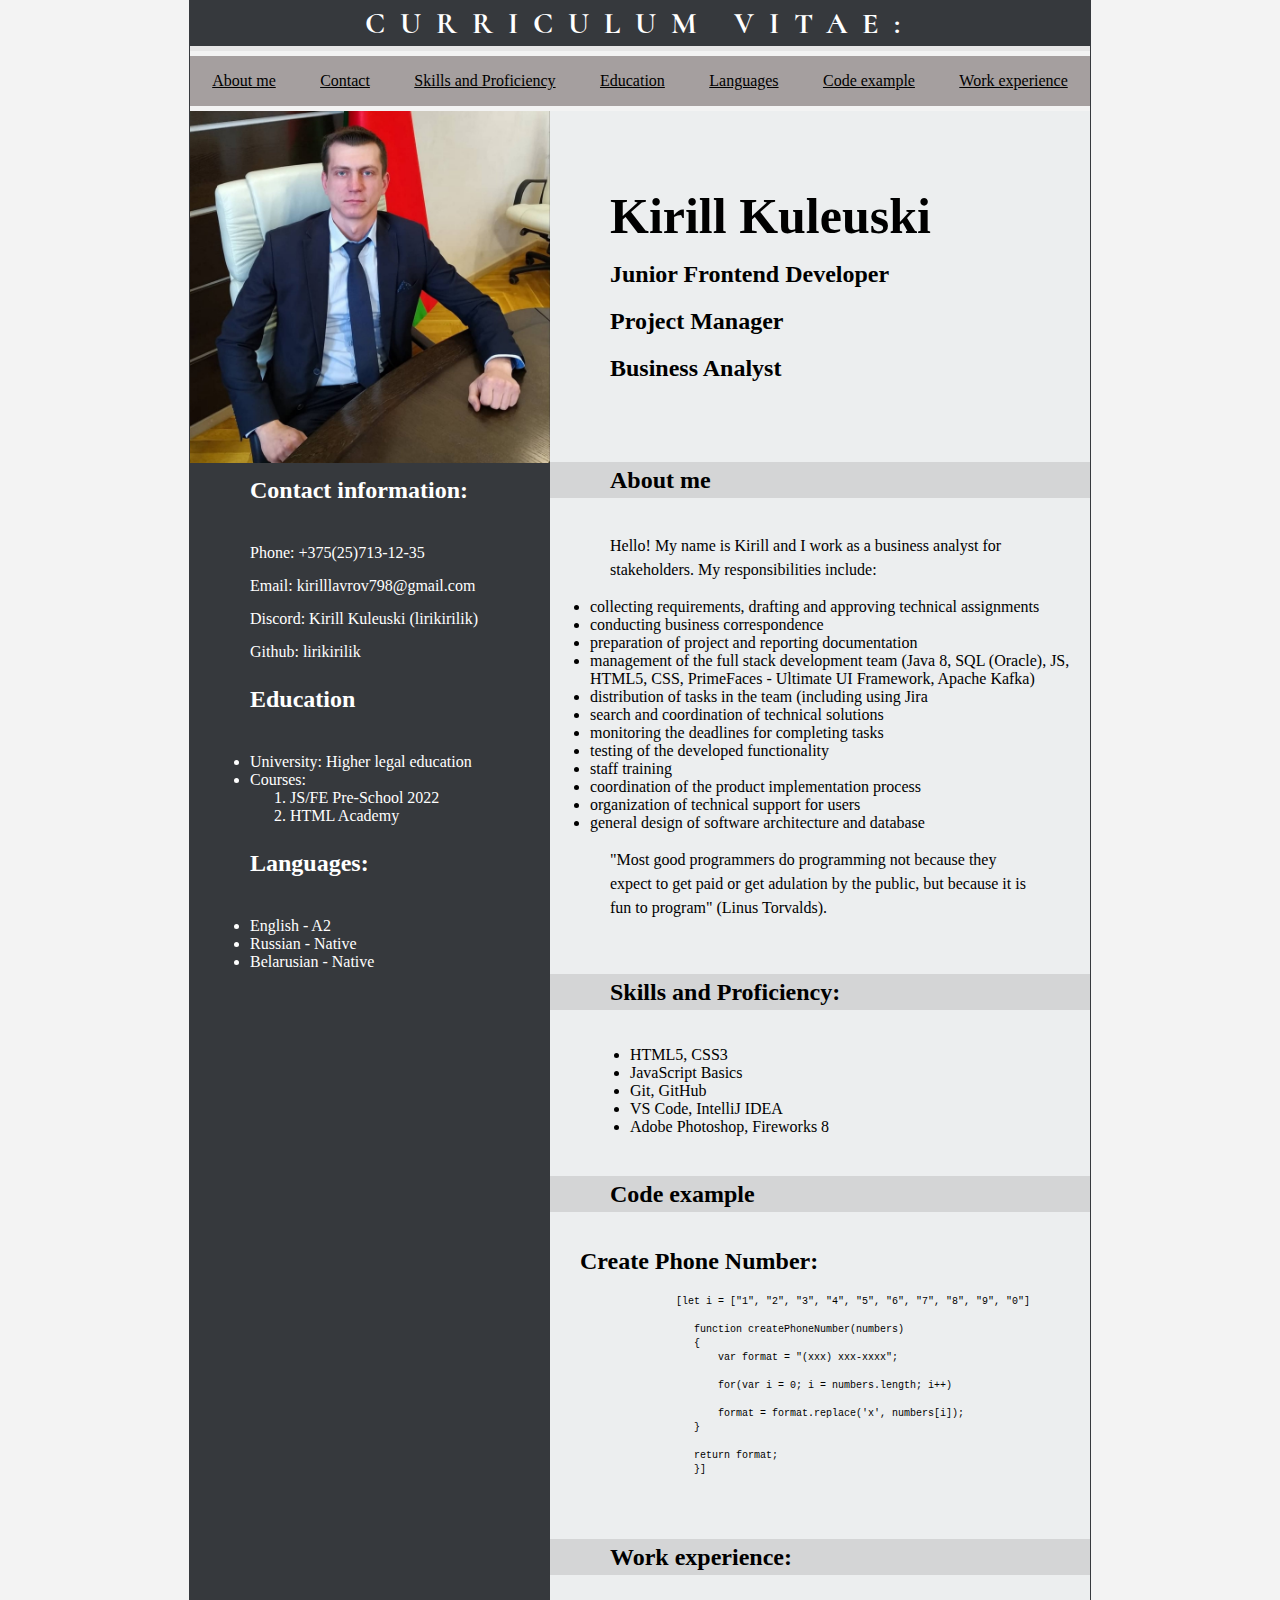
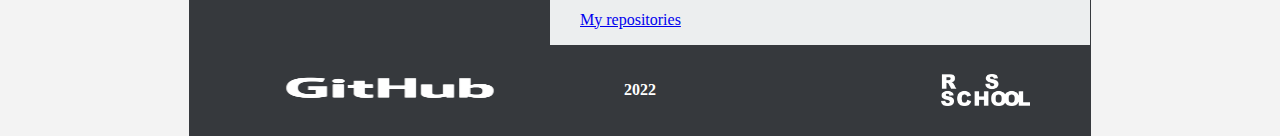
<file: index.html>
<!DOCTYPE html>
<html lang="en">
    <head>
    <meta charset="UTF-8">
    <meta name="viewport" content="width=device-width, initial-scale=1.0">
    <title>Kirill Kuleuski</title>

    <link rel="stylesheet" href="./style.css">
    </head>
    <body class="CV-body">
    <header>
        <div class="logo">Curriculum Vitae:</div>
        <button class="navi">
        <span class="navi__line"></span>
        </button>
        <nav class="nav">
            <ul class="nav__list">
                <li class="nav__item"><a href="#about-me">About me</a></li>
                <li class="nav__item"><a href="#contact">Contact</a></li>
                <li class="nav__item"><a href="#skils">Skills and Proficiency</a></li>
                <li class="nav__item"><a href="#education">Education</a></li>
                <li class="nav__item"><a href="#languages">Languages</a></li>
                <li class="nav__item"><a href="#code-example">Code example</a></li>
                <li class="nav__item"><a href="#work">Work experience</a></li>  
            </ul>
            </nav>
    </header>
    <main class="container">
        <div class="left-side">
        <figure class="figure--left-side">
            <img
            src="./src/Kuleuski.png"
            class="photo"
            alt="UPS... SERVER LOSE MY PHOTO"
            />
        </figure>
        <section class="contact" id="contact">
            <h2 class="section-title">Contact information:</h2>
            <ul class="contact__list">
            <li class="contact__item">
                <span>Phone: +375(25)713-12-35</span>
            </li>
            <li class="contact__item">
                <span>Email: kirilllavrov798@gmail.com</span>
            </li>
            <li class="contact__item">
                <span>Discord: Kirill Kuleuski (lirikirilik)</span>
            </li>
            <li class="contact__item">
                <span>Github: lirikirilik</span>
            </li>
            </ul>
        </section>
        <section class="education" id="education">
            <h2 class="section-title">Education</h2>
            <ul class="education__list">
                <li class="education__item">University: Higher legal education</li>
                <li class="education__item">Courses:
                    <ol>
                         <li class="education__item">JS/FE Pre-School 2022</li>
                        <li class="education__item">HTML Academy</li>
                     </ol>
                </li>
            </ul>
        </section>
        <section class="education" id="languages">
            <h2 class="section-title">Languages:</h2>
            <ul class="education__list">
            <li class="education__item">English - A2</li>
            <li class="education__item">Russian - Native</li>
            <li class="education__item">Belarusian - Native</li>  
            </ul>
        </section>
        </div>
        <div class="right-side">
        <section class="page-title"> 
        <h1 class="main-title">Kirill Kuleuski</h1>
        <h2>Junior Frontend Developer</h2>
        <h2>Project Manager</h2>
        <h2>Business Analyst</h2>
        </section>
        <section class="about-me" id="about-me">
            <h2 class="section-title">About me</h2>
            <p> Hello! My name is Kirill and I work as a business analyst for stakeholders. My responsibilities include:</p>
            <ul>
                <li>collecting requirements, drafting and approving
                    technical assignments</li>
                <li>conducting business correspondence</li>
                <li>preparation of project and reporting documentation</li>
                <li>management of the full stack development team (Java 8,
                    SQL (Oracle), JS, HTML5, CSS, PrimeFaces - Ultimate UI
                    Framework, Apache Kafka)</li>
                <li>distribution of tasks in the team (including
                    using Jira</li>
                <li>search and coordination of technical solutions</li>
                <li>monitoring the deadlines for completing tasks</li>
                <li>testing of the developed
                    functionality</li>
                <li> staff training</li>
                <li>coordination of the product implementation process</li>
                <li>organization of technical support for users</li>
                <li>general design of software architecture
                    and database</li>
            </ul>
            <p>
                "Most good programmers do programming not because they expect to get paid or get adulation by the public, but because it is fun to program"
                (Linus Torvalds).
            </p>
        </section>
        <section class="skils" id="skils">
            <h2 class="section-title">Skills and Proficiency:</h2>
            <ul class="skills__list">
            <li>HTML5, CSS3</li>
            <li>JavaScript Basics</li>
            <li>Git, GitHub</li>
            <li>VS Code, IntelliJ IDEA</li>
            <li>Adobe Photoshop, Fireworks 8</li>
            </ul>
        </section>
        <section class="code-example" id="code-example">
            <h2 class="section-title">Code example</h2>
            <h2 class="padding">Create Phone Number:</h2>
            <pre>
                    <code> [let i = ["1", "2", "3", "4", "5", "6", "7", "8", "9", "0"]

                        function createPhoneNumber(numbers)
                        {
                            var format = "(xxx) xxx-xxxx";
                        
                            for(var i = 0; i = numbers.length; i++)
                    
                            format = format.replace('x', numbers[i]);
                        }
                        
                        return format;
                        }]
                    </code>  
                </pre>  
        </section>
        <section class="work" id="work">
            <h2 class="section-title">Work experience:</h2>
            <p class="padding"><a href="https://github.com/lirikirilik?tab=repositories"> My repositories</a></p> 
        </section>
        </div>
    </main>
    <footer class="footer">
    <a class="footer__github" href="https://github.com/lirikirilik" target="_blank">
        <img
        src="./src/GitHub_Logo_White.png"
        width="50"
        height="36"
        alt="RS School"/>
    </a>
    <p class="footer__year">2022</p>
    <a class="footer__rsschool" href="https://rs.school/js/" target="_blank">
        <img
        src="./src/logo-rsschool3.png"
        width="86"
        height="32"
        alt="RS School"
        />
    </a>
    </footer>
</body>
</html>
</file>
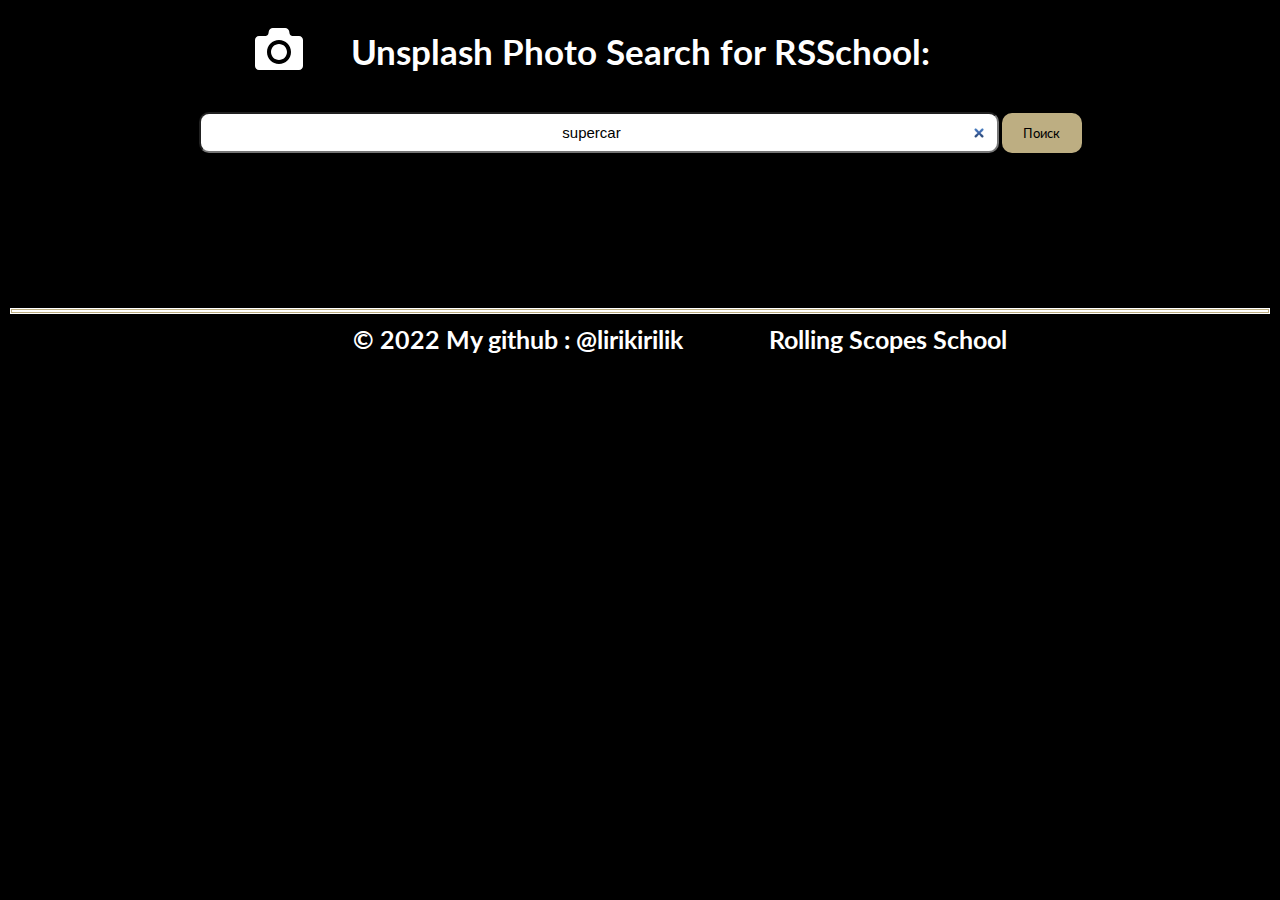
<file: api-unsplash/index.html>
<html>
  <head>
    <title>Unsplash Photo Search App</title>
    <link rel="stylesheet" href="main.css">
    <link href="https://fonts.googleapis.com/css2?family=Lato:wght@300;400;700&display=swap" rel="stylesheet">
  
   
  </head>

  <body>
    <main>
      <div class="container">
         <div class="hederTitle">
            <div class="logo"></div>
            <div class="headText">Unsplash Photo Search for RSSchool:</div>
        </div>
        <form class="js-form myform" id="my_form">
          <input type="search" class="search-input js-search-input" placeholder="Найди самые лучшие фото на Unsplash (p.s. поиск только на ангийском языке)" autofocus autocomplete="off" title="Введите слова на анг. языке" id="first" value="supercar">
          <button type="submit" class="btn" id="firstpage">Поиск</button>
        </form>
    


        <div class="result-stats js-result-stats"></div>
        <div class="pagination">
          <button class="hidden prev-btn js-prev"><a href="#top" style="text-decoration: none; color: white;">Предыдущая страница</a></button>
          <button class="hidden next-btn js-next"><a href="#top" style="text-decoration: none; color: white;">Следующая страница</a></button>
        </div>
      </div>

      <div class="spinner js-spinner hidden">
        <div class="double-bounce1"></div>
        <div class="double-bounce2"></div>
      </div>

        <div class="search-results js-search-results"></div>
        <footer class="footer">
          <div class= "line"></div>
          <a class="github-link" href="https://github.com/lirikirilik" target="_blank">
              ©  2022  My github : @lirikirilik
          </a>
          <a class="github-link" href="https://rs.school/js-stage0/ " target="_blank">
              Rolling Scopes School
          </a>
      </footer>
    </main>
    <script type="text/javascript" src="main.js"></script>
  </body>
</html>
</file>
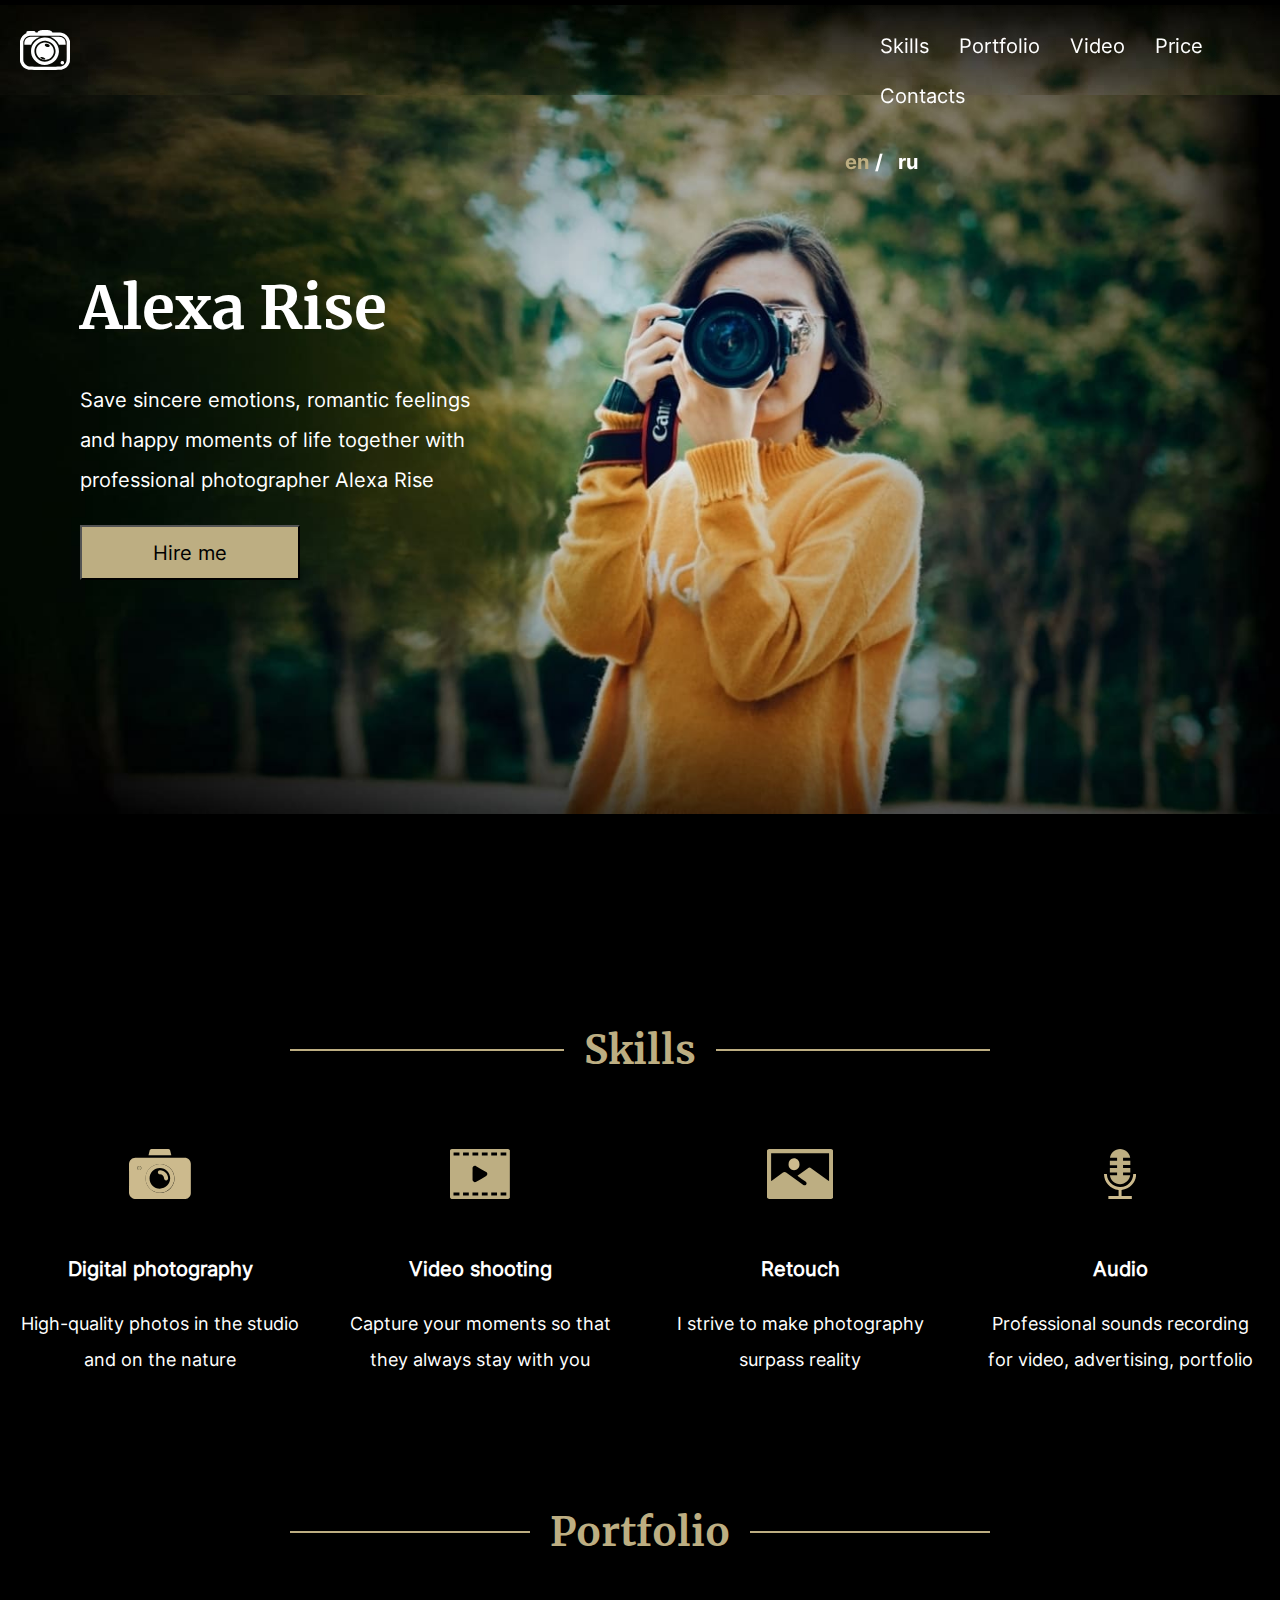
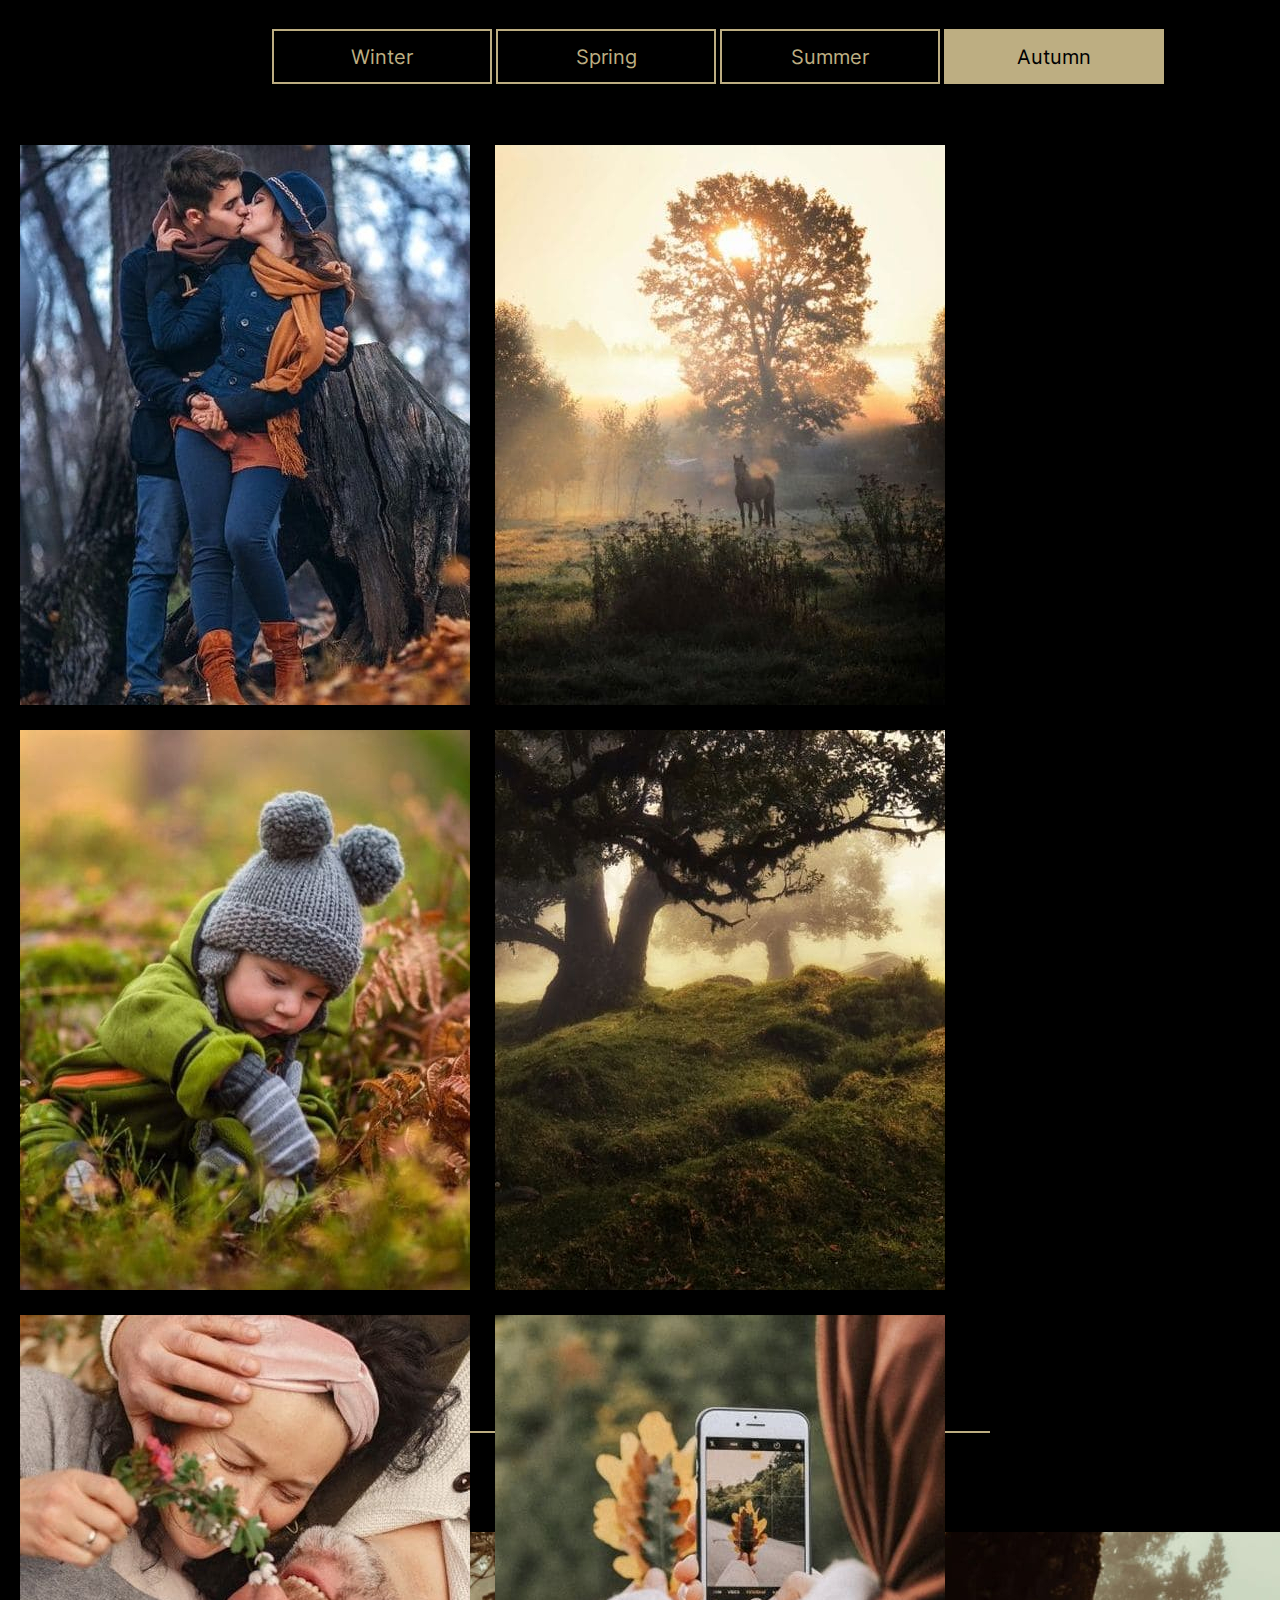
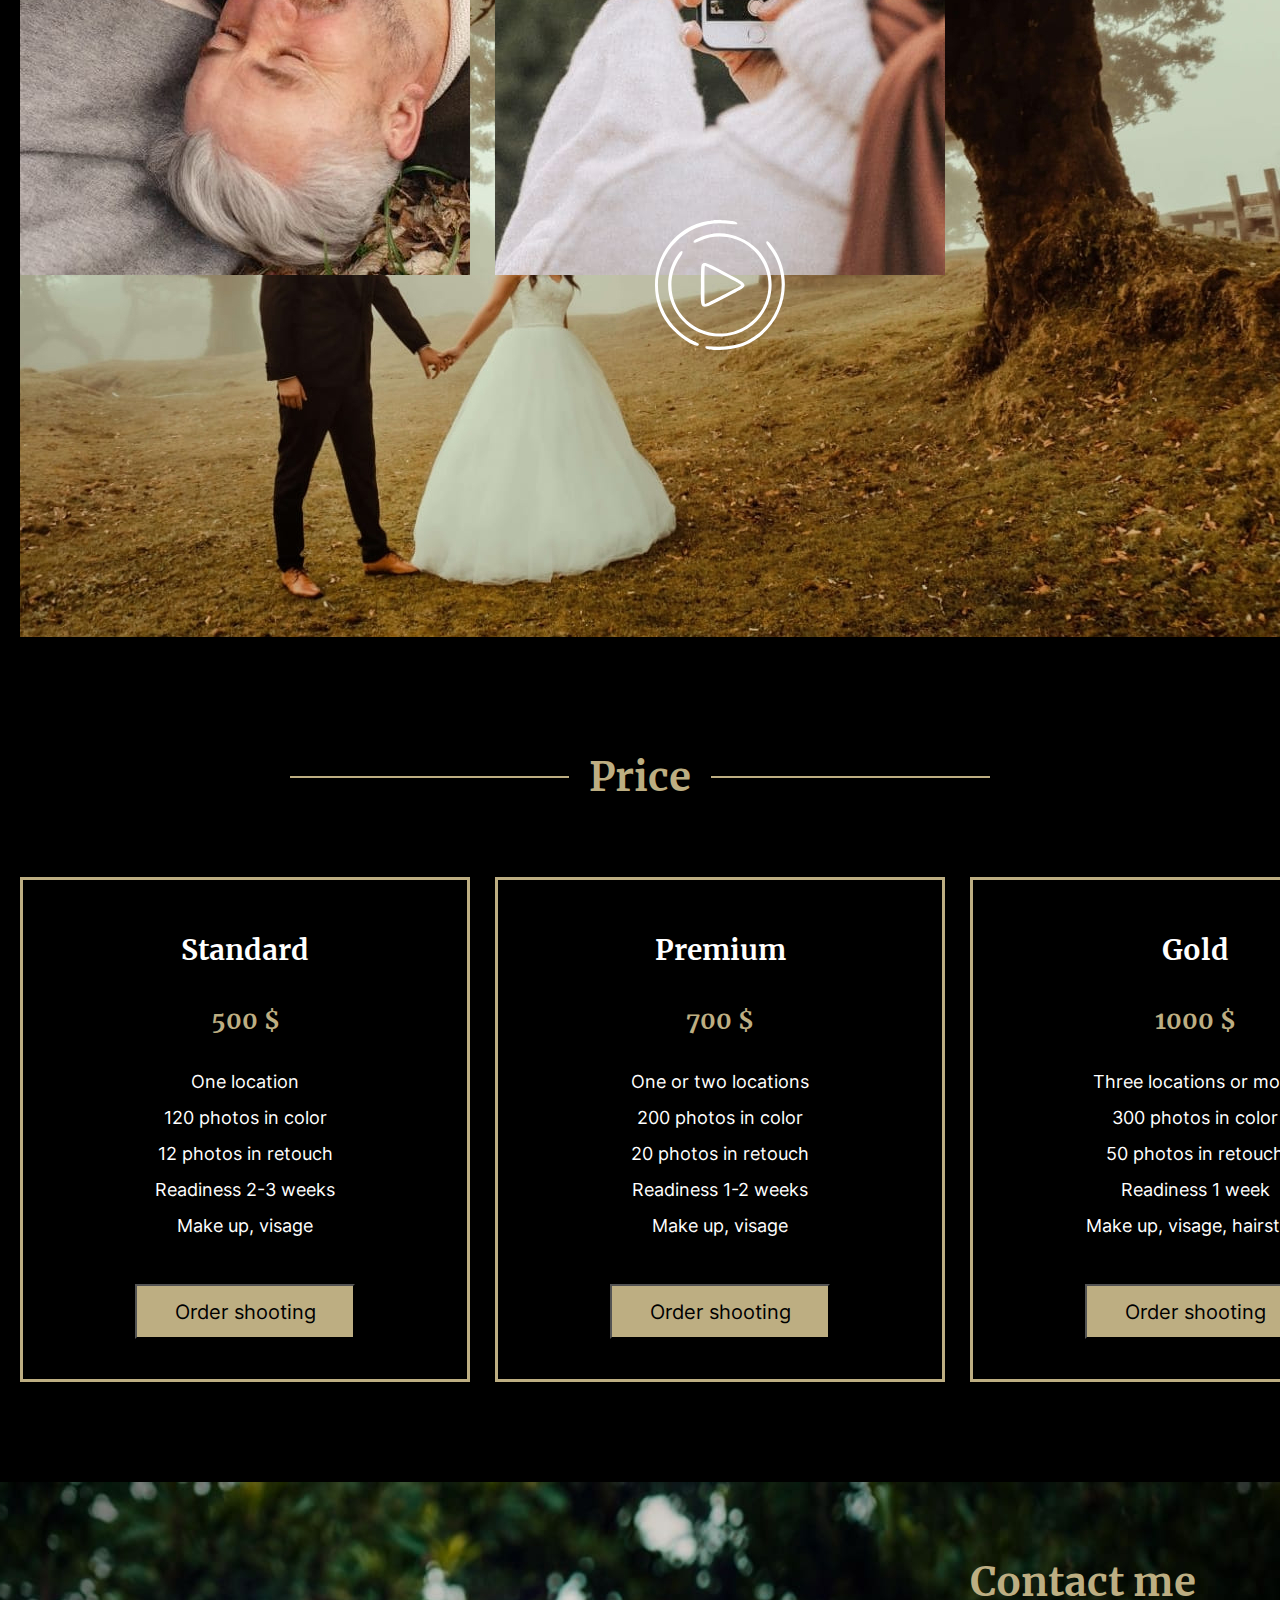
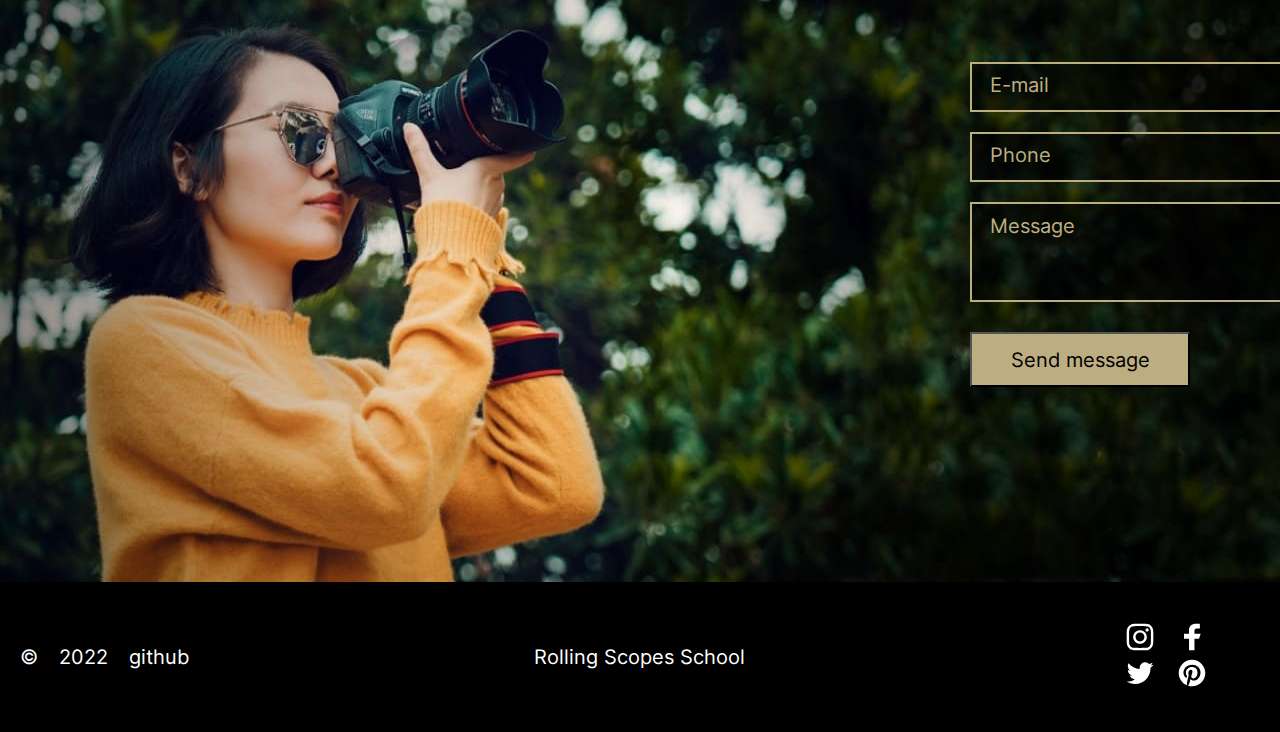
<file: portfolio/index.html>
<!DOCTYPE html>
<html lang="en">
<head>
    <meta charset="UTF-8">
    <meta http-equiv="X-UA-Compatible" content="IE=edge,chrome">
    <meta name="viewport" content="width=device-width, initial-scale=1.0">
    <title>Portfolio</title>
    <link rel="icon" type="image/ico" sizes="16x16" href="./assets/svg/favicon.ico">
    <link rel="stylesheet" href="style.css">
 
</head>
<body>
    <header class="header-container">
        <div class="header_logo">
            <a href="/rsschool-cv/portfolio/" class= "header_logo_link">
            <img src="./assets/svg/logo.svg" alt="Logo Alexa Rise">
            </a>    
        </div>

        <div class="header_wrapper">
                <nav>
                    <ul class="header_list">
                        <li class="header_item">
                            <a href="#Skills" class= "header_link">Skills</a>
                        </li>
                        <li class="header_item">
                            <a href="#Portfolio" class= "header_link">Portfolio</a>
                        </li>
                        <li class="header_item">
                            <a href="#Video" class= "header_link">Video</a>
                        </li>
                        <li class="header_item">
                            <a href="#Price" class= "header_link">Price</a>
                        </li>
                        <li class="header_item">
                            <a href="#Contacts" class= "header_link">Contacts</a>
                        </li>
                    </ul>
                </nav> 
                <div class="header_button">
                    <a href="#en" class= " en header_link_lang">en</a>
                    <span class="znak">/</span>
                    <a href="#ru" class= "header_link_lang">ru</a>
                </div>
                <div class="hamb">
                    <div class="hamb__field" id="hamb">
                      <span class="bar"></span>
                      <span class="bar"></span>
                      <span class="bar"></span>
                </div>
                <div class="popup" id="popup">
                        <ul class="menu" id="menu">
                            <li>
                                <a href="#Skills" class= "header_link">Skills</a>
                            </li>
                            <li>
                                <a href="#Portfolio" class= "header_link">Portfolio</a>
                            </li>
                            <li>
                                <a href="#Video" class= "header_link">Video</a>
                            </li>
                            <li>
                                <a href="#Price" class= "header_link">Price</a>
                            </li>
                            <li>
                                <a href="#Contacts" class= "header_link">Contacts</a>
                            </li>
                        </ul>
                </div>        
        </div>

    </header>
    <main>
            <section class="section_Hero">
                <div class="hero">
                    <h1 class="hero_title">Alexa Rise</h1>
                    <h2 class="hero_text">
                        Save sincere emotions, romantic feelings </br>and happy moments of life together
                             with </br> professional photographer Alexa Rise
                    </h2>
                    <button class="button">Hire me</button>
                </div>    
            </section>

            <section class="section_Skills">
                <div class="section-title">

                    <div class="line"></div>

                    <div class="span_skill">
                        <h2  class="text-header" id="Skills">Skills</h2>
                    </div>

                    <div class="line"></div>
                </div>

                <div class="skills-items">
                    <div class="skills-item">
                        <div class="img-item">
                            <img class="img-skils" src="./assets/svg/camera1.svg" alt="camera">
                        </div>
                        <div>
                            <h2 class="skills-title">Digital photography</h2>
                        </div>
                        <div>
                            <h2 class="skilst-text">High-quality photos in the studio <br> and on the nature</h2>
                        </div>
                    </div>
                    <div class="skills-item">
                        <div class="img-item">
                            <img  class="img-skils" src="./assets/svg/video1.svg" alt="video">
                        </div>
                        <div>
                            <h2 class="skills-title">Video shooting</h2>
                        </div>
                        <div>
                            <h2 class="skilst-text">Capture your moments so that <br> they always stay with you</h2>
                        </div>
                    </div>
                    <div class="skills-item">
                        <div class="img-item">
                            <img  class="img-skils" src="./assets/svg/image1.svg" alt="image">
                        </div>
                        <div>
                            <h2 class="skills-title">Retouch</h2>
                        </div>
                        <div>
                            <h2 class="skilst-text">I strive to make photography <br> surpass reality</h2>
                        </div>
                    </div>
                    <div class="skills-item">
                        <div class="img-item">
                            <img  class="img-skils" src="./assets/svg/mic1.svg" alt="mic">
                        </div>
                        <div>
                            <h2 class="skills-title">Audio</h2>
                        </div>
                        <div>
                            <h2 class="skilst-text">Professional sounds recording  <br> for video, advertising, portfolio</h2>
                        </div>
                    </div>            
                </div>
            </section>
            <section class="section_Portfolio">
                <div class="section-title-portfolio">
                    <div class="line_portfolio"></div>
                    <div class="span_portfolio">
                        <h2  class="text-header-portfolio" id="Portfolio">Portfolio</h2>
                    </div>
                    <div class="line_portfolio"></div>
                </div>
                <div class="button-size">               
                    <div class="porfolio-button-section">
                        <button class="portfolio-button">Winter</button>
                        <button class="portfolio-button">Spring</button>
                        <button class="portfolio-button">Summer</button>
                        <button class="portfolio-button active-button">Autumn</button>
                    </div>
                </div>
                <div class="portfolio-items-size">
                    <div class="portfolio-items">
                        <div class="portfolio-item">
                            <img src= "./assets/img/portfolio-img.jpg" alt="foto">
                        </div>    
                        <div class="portfolio-item">
                            <img src= "./assets/img/portfolio-img-1.jpg" alt="foto">
                        </div>  
                        <div class="portfolio-item">
                            <img src= "./assets/img/portfolio-img-2.jpg" alt="foto">
                        </div>    
                        <div class="portfolio-item">
                            <img src= "./assets/img/portfolio-img-3.jpg" alt="foto">
                        </div>
                        <div class="portfolio-item">
                            <img src= "./assets/img/portfolio-img-4.jpg" alt="foto">
                        </div>
                        <div class="portfolio-item">
                            <img src= "./assets/img/portfolio-img-5.jpg" alt="foto">
                        </div>            
                    </div>   
                </div>    
            </section>
            <section class= "video">
                <div class="section-title-video">
                    <div class="line_video"></div>
                    <div class="span_video">
                        <h2  class="text-header-video" id="Video">Video</h2>
                    </div>
                    <div class="line_video"></div>
                </div>

                <div class="video-players">
                    <img class="curs" src= "./assets/svg/Play_hover.svg" alt="cursor">
                </div>
            </section>        
            <section class= "price">
                <div class="section-title-price">
                    <div class="line_price"></div>
                    <div class="span_price">
                        <h2  class="text-header-price" id="Price">Price</h2>
                    </div>
                    <div class="line_price"></div>
                </div>

                <div class="price-items">
                    <div class="price-item">
                        <h2 class="price-header">Standard</h2>
                        <h2 class="price-money">500 $</h2>
                        <p class="price-p">One location</p>
                        <p class="price-p">120 photos in color</p>
                        <p class="price-p">12 photos in retouch</p>
                        <p class="price-p">Readiness 2-3 weeks</p>
                        <p class="price-p">Make up, visage</p>
                        <button class="button-price">Order shooting</button>
                    </div>
                    <div class="price-item">
                        <h2 class="price-header">Premium</h2>
                        <h2 class="price-money">700 $</h2>
                        <p class="price-p">One or two locations</p>
                        <p class="price-p">200 photos in color</p>
                        <p class="price-p">20 photos in retouch</p>
                        <p class="price-p">Readiness 1-2 weeks</p>
                        <p class="price-p">Make up, visage</p>
                        <button class="button-price">Order shooting</button>
                    </div>
                    <div class="price-item">
                        <h2 class="price-header">Gold</h2>
                        <h2 class="price-money">1000 $</h2>
                        <p class="price-p">Three locations or more</p>
                        <p class="price-p">300 photos in color</p>
                        <p class="price-p">50 photos in retouch</p>
                        <p class="price-p">Readiness 1 week</p>
                        <p class="price-p">Make up, visage, hairstyle</p>
                        <button class="button-price">Order shooting</button>

                    </div>
                </div>
            </section>
            <section class="section-contacts">
                <div class="for-contact">
                    <div class="block">
                        <h2 class="contacts_title" id="Contacts">Contact me</h2>
                        <form class>
                            <input id="E-mail" type="email" class="E-mail" placeholder="E-mail">
                        </form>
                        <form>
                            <input id="Phone" type="tel" class="Phone" placeholder="Phone">
                        </form>
                        <form>
                            <textarea id="message" class= "textarea"  placeholder="Message"></textarea>
                        </form>
    
                        <button class="button">Send message</button>
                    </div>    
                </div>
                
            </section>
    </main>
    <footer class="footer">
        <a class="footer__github" href="https://github.com/lirikirilik" target="_blank">
            ©  2022  github
        </a>
        <a class="footer__rsschool" href="https://rs.school/js-stage0/ " target="_blank">
            Rolling Scopes School
        </a>
        <div> 
            <ul class="social_list">
                <li class="list_item">
                    <a href="#inst" class="social_logo_link">
                         <img src="assets/svg/inst1.svg" alt="INST">
                     </a>
                </li>
                <li class="list_item">
                     <a href="#fs" class="social_logo_link">
                    <img src="assets/svg/fb1.svg" alt="Fb">
                     </a>
                </li>
                <li class="list_item">
                    <a href="#Tw" class="social_logo_link">
                        <img src="assets/svg/tw1.svg" alt="tw">
                    </a>
                </li>
                <li class="list_item_lost">
                    <a href="#Pin" class="social_logo_link">
                        <img src="assets/svg/pinterest1.svg" alt="Pn">                    
                     </a>
                </li>
            </ul>
        </div>
       
      </footer>
<script src="index.js"></script>
</body>
</html>
</file>
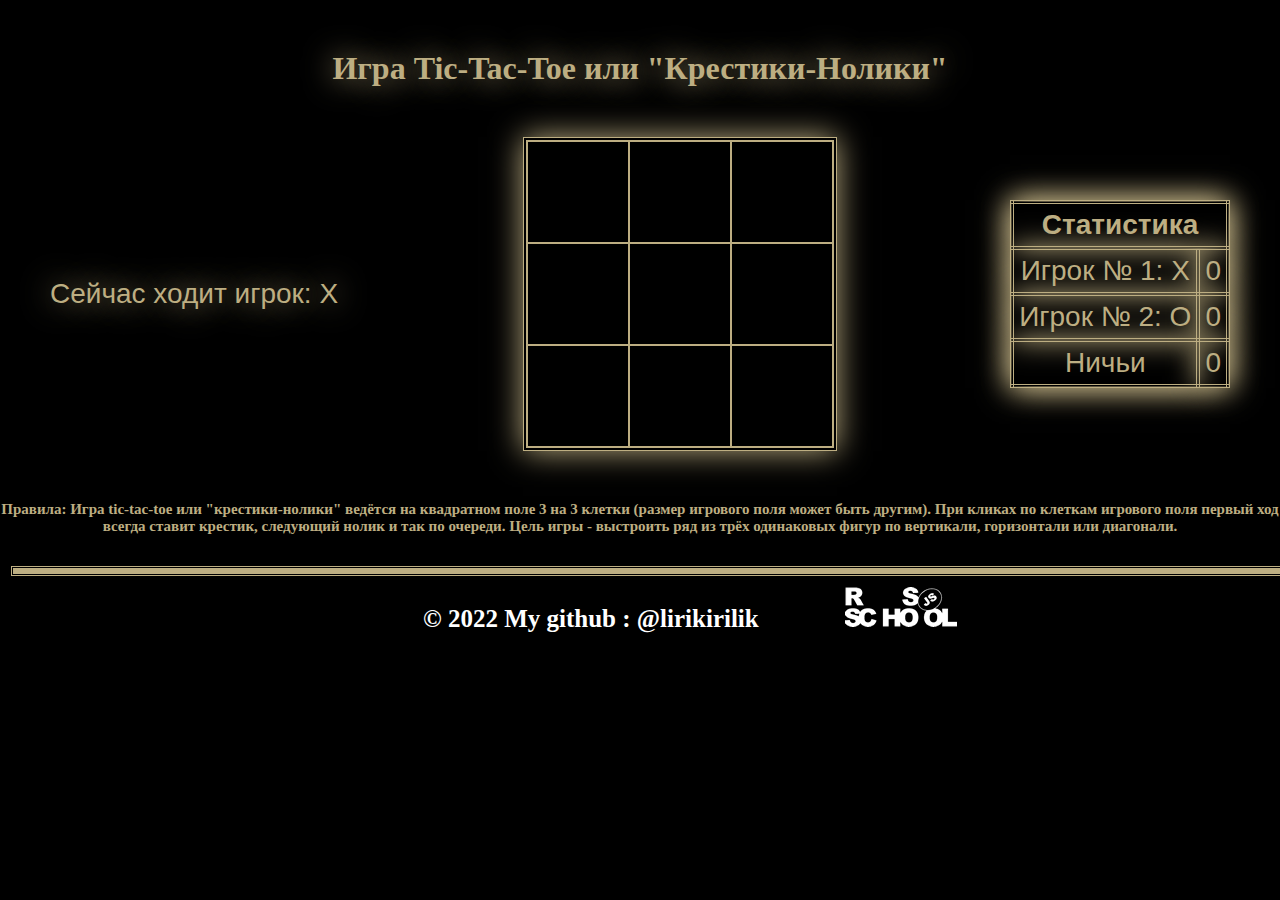
<file: tic-tac-toe/index.html>
<!DOCTYPE html>
<html lang="en">
<head>
    <meta charset="UTF-8">
    <meta name="viewport" content="width=device-width, initial-scale=1.0">
    <title>RSSchool Tik tak toe</title>
    <link rel="stylesheet" href="main.css">
</head>
<body class="pop">
    <div class="head">
        <h1 class="title">Игра Tic-Tac-Toe или "Крестики-Нолики"</h1>
    </div>

    <div class="content">
        <div class="currentPlayer">
            <span>Сейчас ходит игрок: <span id="curPlyr">X</span></span>
        </div>

        <div id="area"></div>

        <div class="stat">
            <table>
                <th colspan="2">Статистика</th>
                <tr>
                    <td>Игрок № 1: X</td>
                    <td><span id="sX">0</span></td>
                </tr>
                <tr>
                    <td>Игрок № 2: O</td>
                    <td><span id="sO">0</span></td>
                </tr>
                <tr>
                    <td>Ничьи</td>
                    <td><span id="sD">0</span></td>
                </tr>
            </table>
        </div>
    </div>
    <div>
        <h2 class="rule">Правила: Игра tic-tac-toe или "крестики-нолики" ведётся на квадратном поле 3 на 3 клетки (размер игрового поля может быть другим). При кликах по клеткам игрового поля первый ход всегда ставит крестик, следующий нолик и так по очереди. Цель игры - выстроить ряд из трёх одинаковых фигур по вертикали, горизонтали или диагонали. </h2>
    </div>
    <footer class="footer">
        <div class= "line"></div>
        <a class="github-link" href="https://github.com/lirikirilik" target="_blank">
            ©  2022  My github : @lirikirilik
        </a>
        <a class="github-link logo" href="https://rs.school/js-stage0/ " target="_blank">
            <img src="./img/logo.png" alt="RSSChool JS">
        </a>
    </footer>
    <script src="main.js"></script>
</body>
</html>
</file>
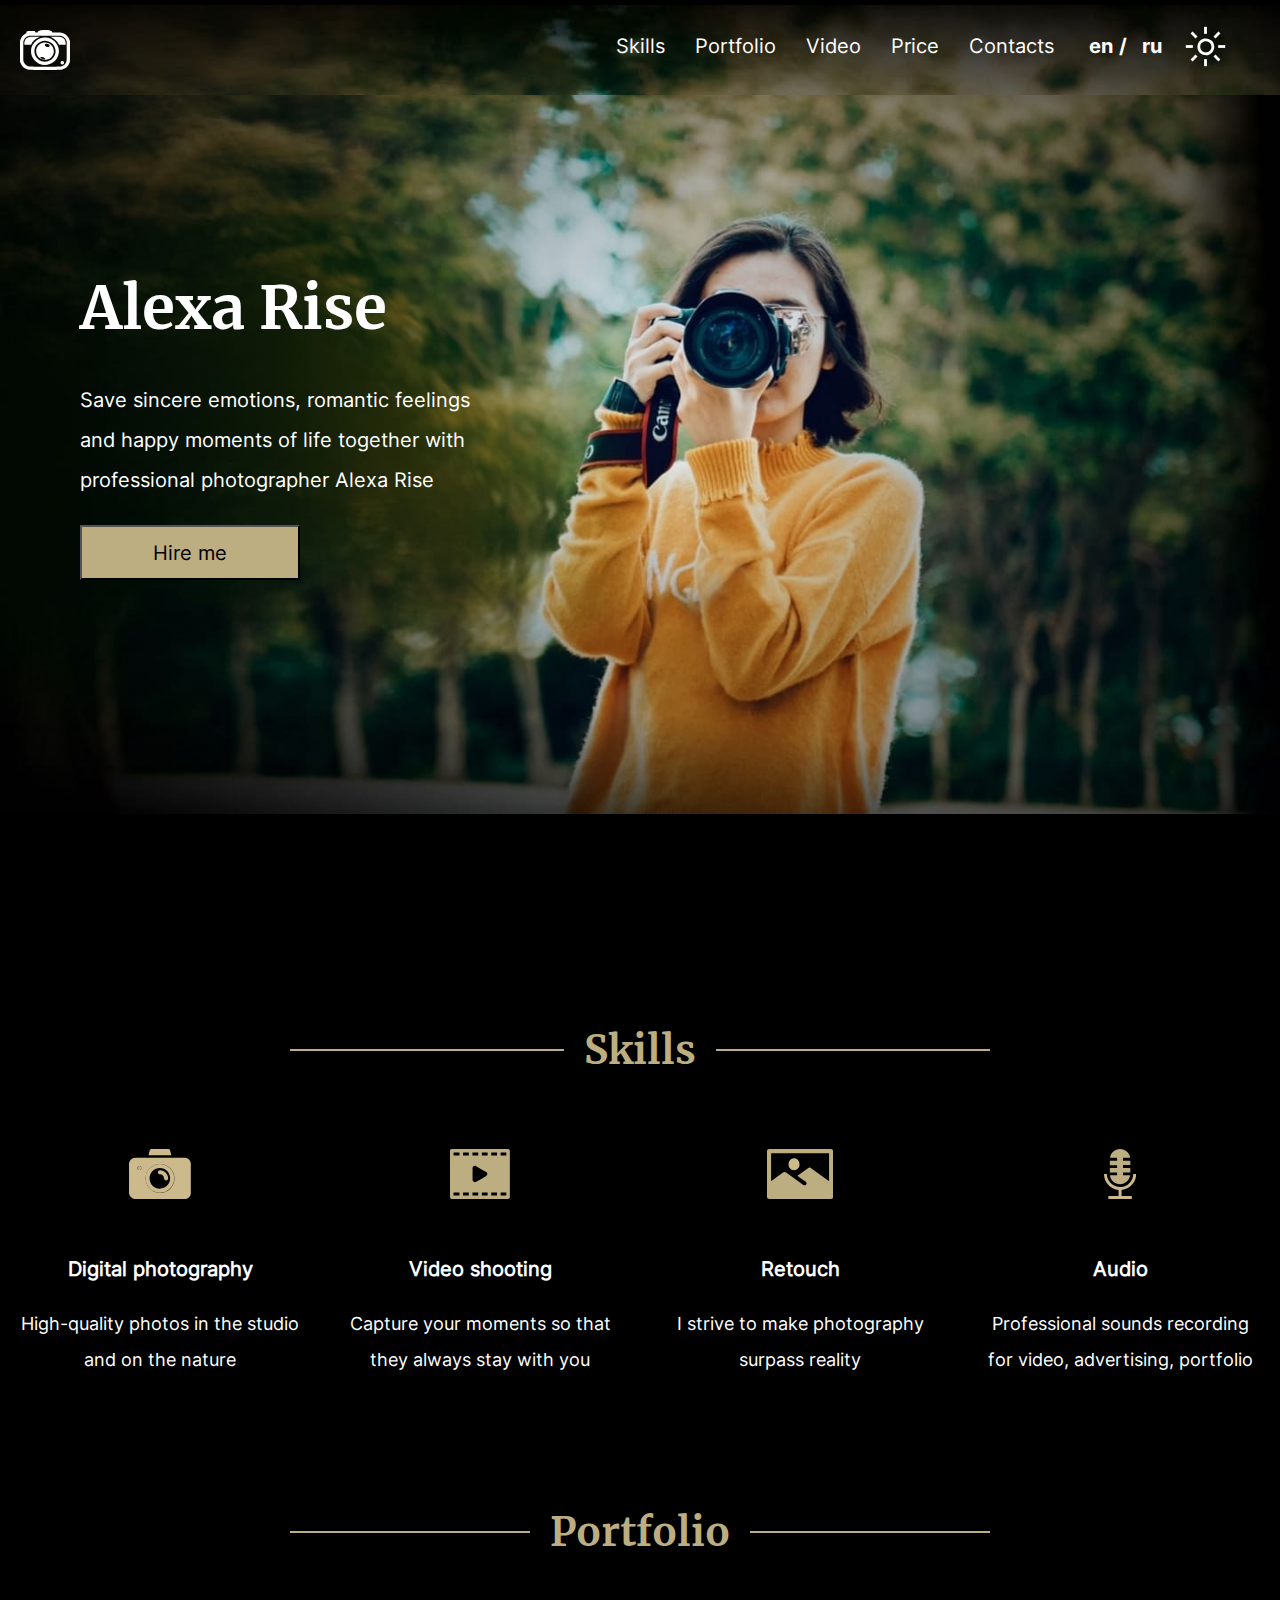
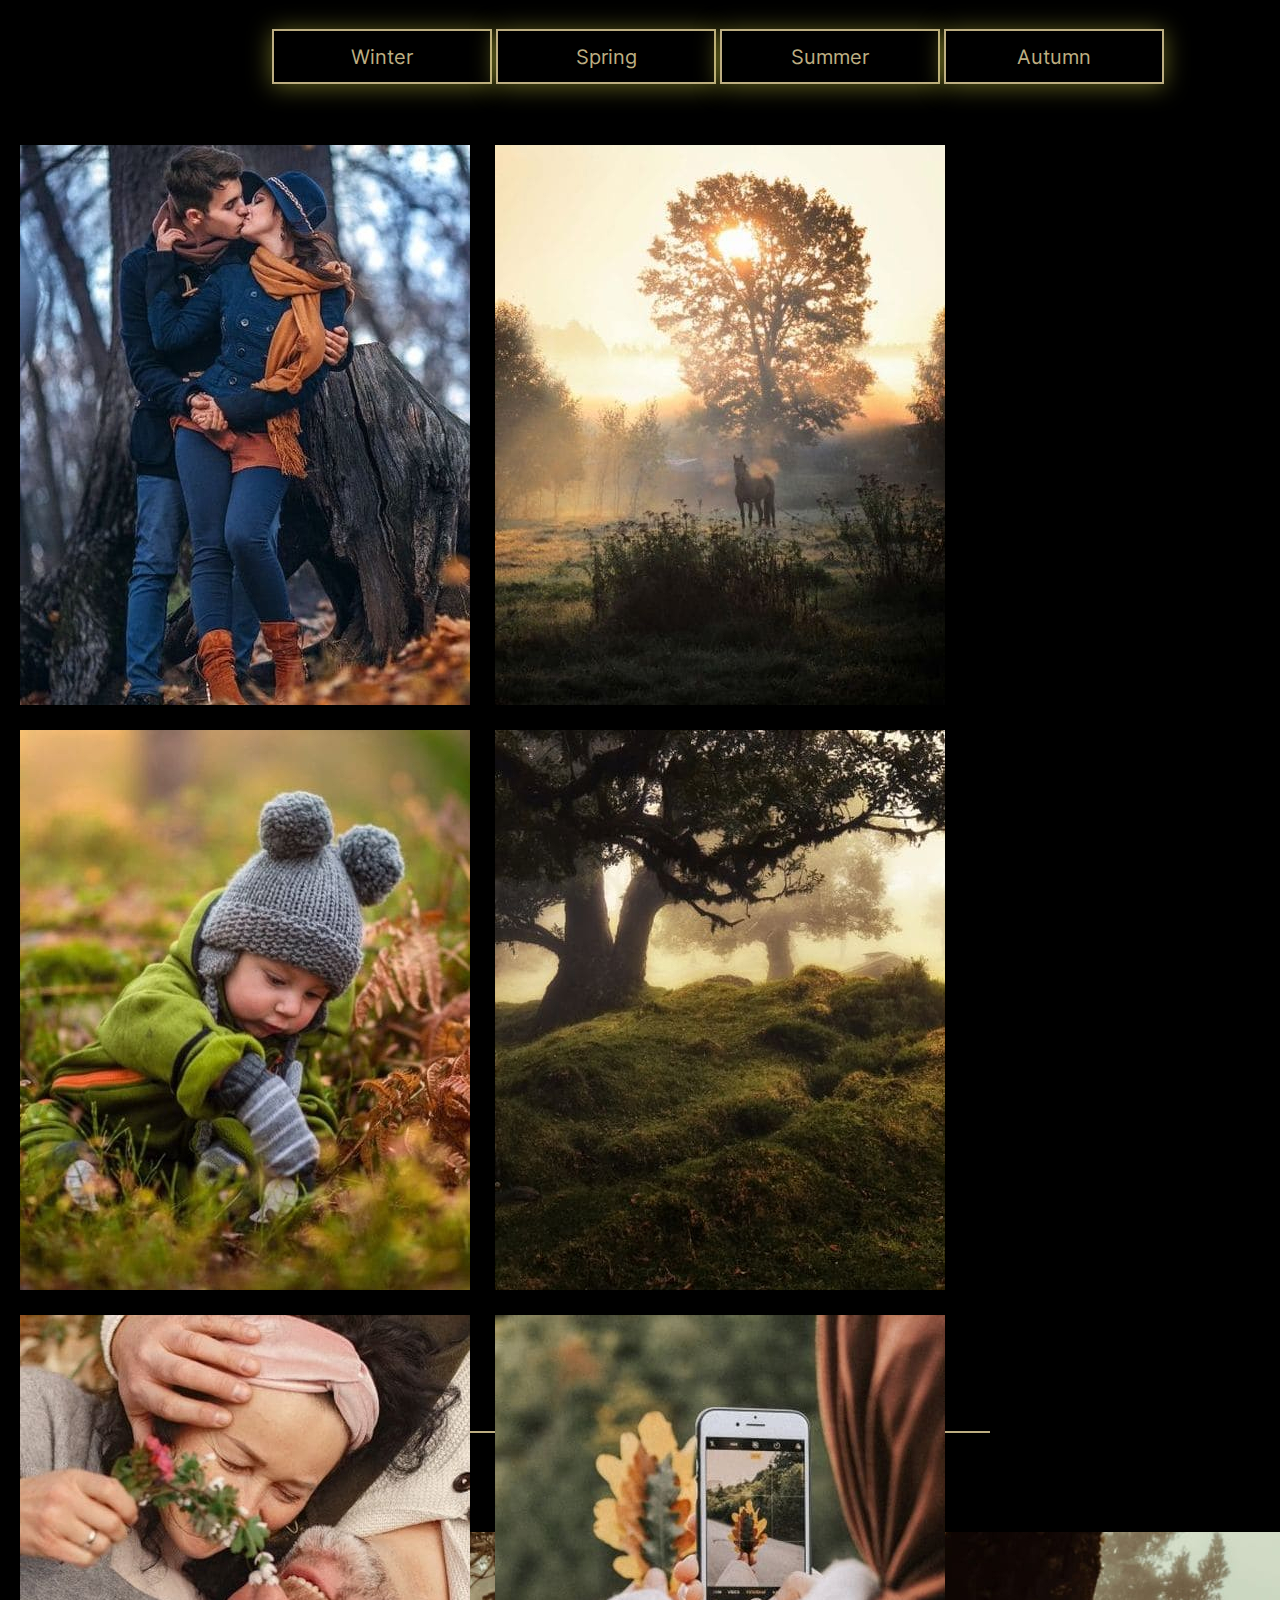
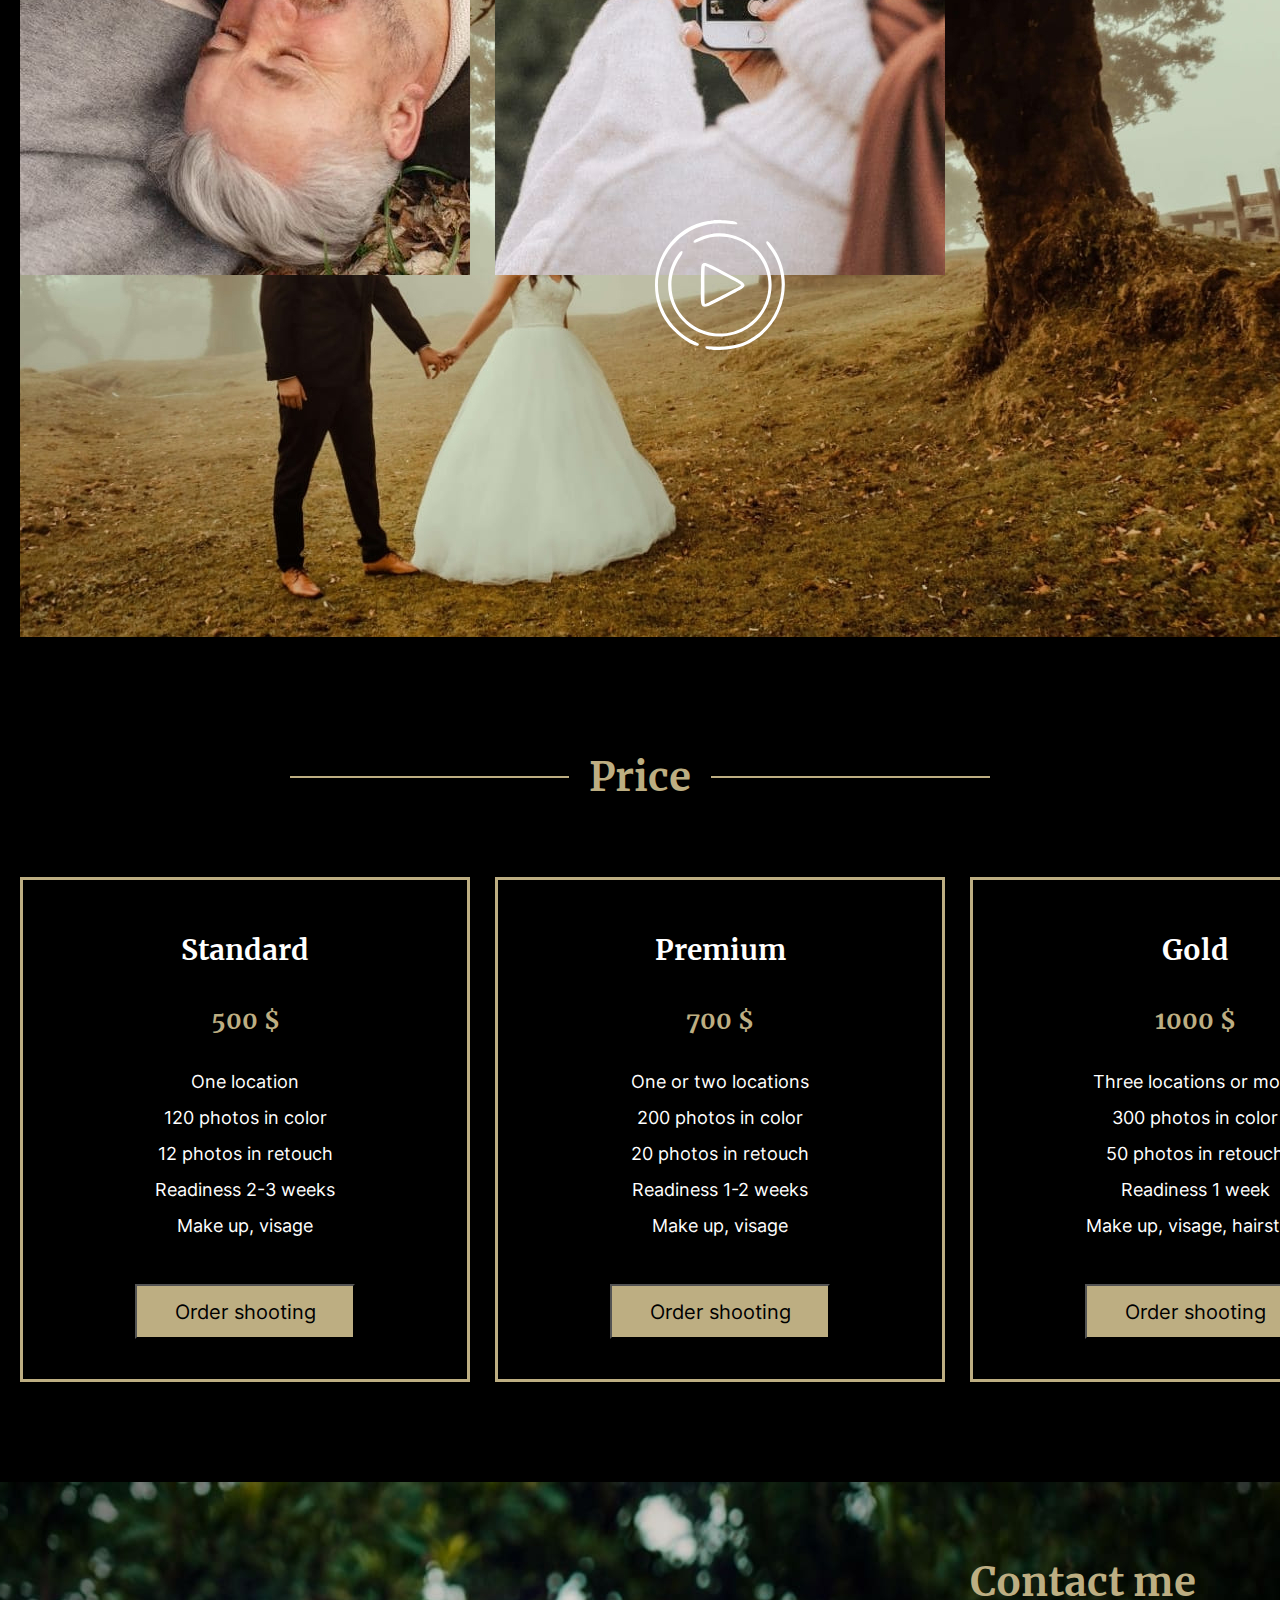
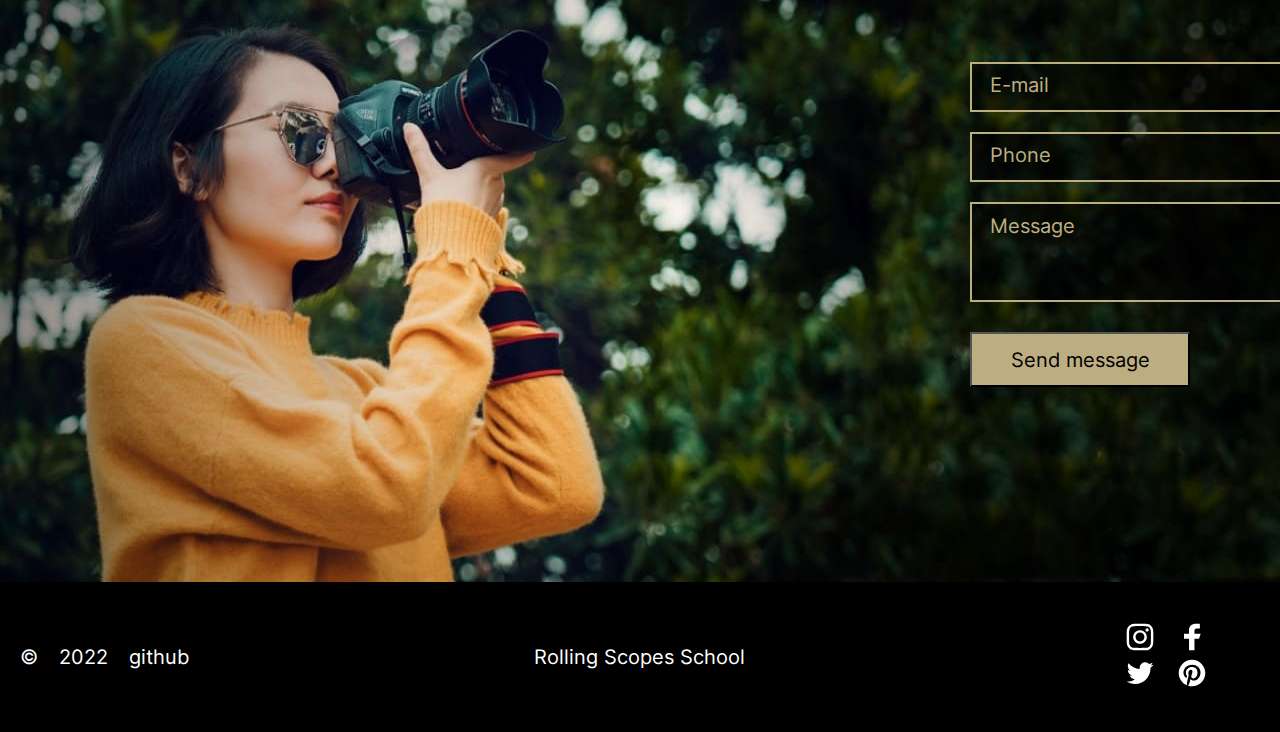
<file: rsschool-cv-portfolio-part2/portfolio/index.html>
<!DOCTYPE html>
<html lang="en">
<head>
    <meta charset="UTF-8">
    <meta http-equiv="X-UA-Compatible" content="IE=edge,chrome">
    <meta name="viewport" content="width=device-width, initial-scale=1.0">
    <title>Portfolio</title>
    <link rel="icon" type="image/ico" sizes="16x16" href="./assets/svg/favicon.ico">
    <link rel="stylesheet" href="style.css">
 
</head>
<body class="page">
    <header class="header-container">
        <div class="header_logo">
            <a href="#" class= "header_logo_link">
            <img src="./assets/svg/logo.svg" alt="Logo Alexa Rise">
            </a>    
        </div>

        <div class="header_wrapper">
                <nav>
                    <ul class="header_list">
                        <li class="header_item">
                            <a href="#Skills" class= "header_link lng-skills">Skills</a>
                        </li>
                        <li class="header_item">
                            <a href="#Portfolio" class= "header_link lng-portfolio">Portfolio</a>
                        </li>
                        <li class="header_item">
                            <a href="#Video" class= "header_link lng-video">Video</a>
                        </li>
                        <li class="header_item">
                            <a href="#Price" class= "header_link lng-price">Price</a>
                        </li>
                        <li class="header_item">
                            <a href="#Contacts" class= "header_link lng-contacts">Contacts</a>
                        </li>
                    </ul>
                </nav> 
                <div class="change-lang header_button">
                    <a href="#en"  class= "header_link_lang"  value="en">en</a>
                    <span class="znak">/</span>
                    <a href="#ru" class= "header_link_lang"  value="ru">ru</a>
                </div>
                <div class="tema social_logo_link theme-button"  id="on" value="on">
                </div>
                <div class="hamb">
                    <div class="hamb__field" id="hamb">
                      <span class="bar"></span>
                      <span class="bar"></span>
                      <span class="bar"></span>
                </div>
                <div class="popup" id="popup">
                        <ul class="menu" id="menu">
                            <li>
                                <a href="#Skills" class= "header_link lng-skills">Skills</a>
                            </li>
                            <li>
                                <a href="#Portfolio" class= "header_link lng-portfolio">Portfolio</a>
                            </li>
                            <li>
                                <a href="#Video" class= "header_link lng-video">Video</a>
                            </li>
                            <li>
                                <a href="#Price" class= "header_link lng-price">Price</a>
                            </li>
                            <li>
                                <a href="#Contacts" class= "header_link lng-contacts">Contacts</a>
                            </li>
                        </ul>
                </div>        
        </div>

    </header>
    <main>
            <section class="section_Hero">
                <div class="hero">
                    <h1 class="hero_title lng-hero-title">Alexa Rise</h1>
                    <h2 class="hero_text lng-hero-text">
                        Save sincere emotions, romantic feelings </br>and happy moments of life together
                             with </br> professional photographer Alexa Rise
                    </h2>
                    <button class="button lng-hire header_link">Hire me</button>
                </div>    
            </section>

            <section class="section_Skills">
                <div class="section-title">

                    <div class="line"></div>

                    <div class="span_skill">
                        <h2  class="text-header lng-skills">Skills</h2>
                    </div>

                    <div class="line"></div>
                </div>

                <div class="skills-items">
                    <div class="skills-item">
                        <div class="img-item">
                            <img class="img-skils" src="./assets/svg/camera1.svg" alt="camera">
                        </div>
                        <div>
                            <h2 class="skills-title lng-skill-title-1">Digital photography</h2>
                        </div>
                        <div>
                            <h2 class="skilst-text lng-skill-text-1">High-quality photos in the studio <br> and on the nature</h2>
                        </div>
                    </div>
                    <div class="skills-item">
                        <div class="img-item">
                            <img  class="img-skils" src="./assets/svg/video1.svg" alt="video">
                        </div>
                        <div>
                            <h2 class="skills-title lng-skill-title-2">Video shooting</h2>
                        </div>
                        <div>
                            <h2 class="skilst-text lng-skill-text-2">Capture your moments so that <br> they always stay with you</h2>
                        </div>
                    </div>
                    <div class="skills-item">
                        <div class="img-item">
                            <img  class="img-skils" src="./assets/svg/image1.svg" alt="image">
                        </div>
                        <div>
                            <h2 class="skills-title lng-skill-title-3">Retouch</h2>
                        </div>
                        <div>
                            <h2 class="skilst-text lng-skill-text-3">I strive to make photography <br> surpass reality</h2>
                        </div>
                    </div>
                    <div class="skills-item">
                        <div class="img-item">
                            <img  class="img-skils" src="./assets/svg/mic1.svg" alt="mic">
                        </div>
                        <div>
                            <h2 class="skills-title lng-skill-title-4">Audio</h2>
                        </div>
                        <div>
                            <h2 class="skilst-text lng-skill-text-4">Professional sounds recording  <br> for video, advertising, portfolio</h2>
                        </div>
                    </div>            
                </div>
            </section>
            <section class="section_Portfolio">
                <div class="section-title-portfolio">
                    <div class="line_portfolio"></div>
                    <div class="span_portfolio">
                        <h2  class="text-header-portfolio lng-portfolio" id="Portfolio">Portfolio</h2>
                    </div>
                    <div class="line_portfolio"></div>
                </div>
                <div class="button-size">               
                    <div class="porfolio-button-section">
                        <button class="portfolio-button  lng-winter" id="winter">Winter</button>
                        <button class="portfolio-button lng-spring" id="spring">Spring</button>
                        <button class="portfolio-button lng-summer" id="summer">Summer</button>
                        <button class="portfolio-button lng-autumn" id="autumn">Autumn</button>
                    </div>
                </div>
                <div class="portfolio-items-size">
                    <div class="portfolio-items">
                        <div class="portfolio-item">
                            <img src= "./assets/img/portfolio-img.jpg" alt="foto" id="portfolio-image-1">
                        </div>    
                        <div class="portfolio-item">
                            <img src= "./assets/img/portfolio-img-1.jpg" alt="foto" id="portfolio-image-2">
                        </div>  
                        <div class="portfolio-item">
                            <img src= "./assets/img/portfolio-img-2.jpg" alt="foto" id="portfolio-image-3">
                        </div>    
                        <div class="portfolio-item">
                            <img src= "./assets/img/portfolio-img-3.jpg" alt="foto" id="portfolio-image-4">
                        </div>
                        <div class="portfolio-item">
                            <img src= "./assets/img/portfolio-img-4.jpg" alt="foto" id="portfolio-image-5">
                        </div>
                        <div class="portfolio-item">
                            <img src= "./assets/img/portfolio-img-5.jpg" alt="foto" id="portfolio-image-6">
                        </div>            
                    </div>   
                </div>    
            </section>
            <section class= "video">
                <div class="section-title-video">
                    <div class="line_video"></div>
                    <div class="span_video">
                        <h2  class="text-header-video  lng-video" id="Video">Video</h2>
                    </div>
                    <div class="line_video"></div>
                </div>

                <div class="video-players">
                    <img class="curs social_logo_link" src= "./assets/svg/Play_hover.svg" alt="cursor">
                </div>
            </section>        
            <section class= "price">
                <div class="section-title-price">
                    <div class="line_price"></div>
                    <div class="span_price">
                        <h2  class="text-header-price lng-price" id="Price">Price</h2>
                    </div>
                    <div class="line_price"></div>
                </div>

                <div class="price-items">
                    <div class="price-item">
                        <h2 class="price-header" class="lng-price-header-1">Standard</h2>
                        <h2 class="price-money">500 $</h2>
                        <p class="price-p lng-price-description-1-span-1">One location</p>
                        <p class="price-p lng-price-description-1-span-2">120 photos in color</p>
                        <p class="price-p lng-price-description-1-span-3">12 photos in retouch</p>
                        <p class="price-p lng-price-description-1-span-4">Readiness 2-3 weeks</p>
                        <p class="price-p lng-price-description-1-span-5">Make up, visage</p>
                        <button class="button-price lng-order header_link">Order shooting</button>
                    </div>
                    <div class="price-item">
                        <h2 class="price-header lng-price-header-2">Premium</h2>
                        <h2 class="price-money">700 $</h2>
                        <p class="price-p lng-price-description-2-span-1">One or two locations</p>
                        <p class="price-p lng-price-description-2-span-2">200 photos in color</p>
                        <p class="price-p lng-price-description-2-span-3">20 photos in retouch</p>
                        <p class="price-p lng-price-description-2-span-4">Readiness 1-2 weeks</p>
                        <p class="price-p lng-price-description-2-span-5">Make up, visage</p>
                        <button class="button-price lng-order header_link">Order shooting</button>
                    </div>
                    <div class="price-item">
                        <h2 class="price-header lng-price-header-3">Gold</h2>
                        <h2 class="price-money">1000 $</h2>
                        <p class="price-p lng-price-description-3-span-1">Three locations or more</p>
                        <p class="price-p lng-price-description-3-span-2">300 photos in color</p>
                        <p class="price-p lng-price-description-3-span-3">50 photos in retouch</p>
                        <p class="price-p lng-price-description-3-span-4">Readiness 1 week</p>
                        <p class="price-p lng-price-description-3-span-5">Make up, visage, hairstyle</p>
                        <button class="button-price lng-order header_link">Order shooting</button>

                    </div>
                </div>
            </section>
            <section class="section-contacts">
                <div class="for-contact">
                    <div class="block">
                        <h2 class="contacts_title lng-contact-me" id="Contacts">Contact me</h2>
                        <form class>
                            <input id="E-mail" type="email" class="E-mail lng-email" placeholder="E-mail">
                        </form>
                        <form>
                            <input id="Phone" type="tel" class="Phone lng-tel" placeholder="Phone">
                        </form>
                        <form>
                            <textarea id="message" class= "textarea lng-message"  placeholder="Message"></textarea>
                        </form>
    
                        <button class="button lng-send-message header_link">Send message</button>
                    </div>    
                </div>
                
            </section>
    </main>
    <footer class="footer">
        <a class="footer__github" href="https://github.com/lirikirilik" target="_blank">
            ©  2022  github
        </a>
        <a class="footer__rsschool" href="https://rs.school/js-stage0/ " target="_blank">
            Rolling Scopes School
        </a>
        <div> 
            <ul class="social_list">
                <li class="list_item">
                    <a href="#inst" class="social_logo_link">
                         <img src="assets/svg/inst1.svg" alt="INST">
                     </a>
                </li>
                <li class="list_item">
                     <a href="#fs" class="social_logo_link">
                    <img src="assets/svg/fb1.svg" alt="Fb">
                     </a>
                </li>
                <li class="list_item">
                    <a href="#Tw" class="social_logo_link">
                        <img src="assets/svg/tw1.svg" alt="tw">
                    </a>
                </li>
                <li class="list_item_lost">
                    <a href="#Pin" class="social_logo_link">
                        <img src="assets/svg/pinterest1.svg" alt="Pn">                    
                     </a>
                </li>
            </ul>
        </div>
       
      </footer>
    <script src="translate.js"></script>  
    <script src="index.js"></script>
</body>
</html>
</file>
<file: style.css>
@font-face {
    font-family: 'Cormorant-Bold';
    src: url('../assets/fonts/Cormorant-Bold.ttf');
  }
  
  @font-face {
    font-family: 'Cormorant-Regular';
    src: url('../assets/fonts/Cormorant-Regular.ttf');
  }
 
  body {
    width: 900px;
    margin: 0 auto;
    padding: 0px 0 0px;
    font: 20px/1,5 sans-serif;
    background-color: #f3f3f3;
    border: 1px solid  #36393d

  }
  
  figure {
    margin: 50px 0 0;
  }
  
  figcaption {
    font-size: 12px;
  }
  
  img {
    width: 100%;
  }
  
  .logo {
    margin-bottom: 10px;
    text-align: center;
    color: #ffff;
    background-color:#36393d;
    font: 30px/1.5 Cormorant-Bold, sans-serif;
    letter-spacing: 15px;
    text-transform: uppercase;
  }
 
  .container {
    margin-top: 60px;
    display: grid;
    grid-template-columns: 1fr 1.5fr;
  }
  .section-title {
    position: relative;
    margin: 0;
    margin-bottom: 36px;
    padding-left: 60px;
    font-size: 24px;
    line-height: 36px;
    font-weight: 600;
  }

  
  /* Smoothness */
  .nav a,
  .projects__title,
  .projects__title:after,
  .projects__item:hover .projects__image {
    transition: all 0.3s ease 0s;
  }
  
  
  /* Header */
  header {
    width: 100%;
    height: 50px;
    background-color: #e6e6e6;
  }
  
  .navi {
    display: none;
  }
  .nav__list {
    display: flex;
    flex-wrap: wrap;
    justify-content: space-around;
    margin: 0;
    padding: 0;
    list-style: none;
    background-color: rgb(165, 159, 159)
  }
  .nav a {
    padding: 14px 10px;
    line-height: 50px;
    color: black;
  }
  .nav a:hover {
    background-color: #f5dd06;
    font-weight: bold;
  }
  .nav a:active {
    color: white;
    text-decoration: none;
  }
  
  /* Left side */
  .left-side {
    width: 100%;
    color: white;
    background-color: #36393d;
  }
  .figure--left-side {
    margin: 0;
    padding: 0;
    width: 100%;
    height: min-content;
    background-color: #36393d;
  }
  .photo {
    width: 100%;
    object-fit: cover;
  }
  .left-side .section-title {
    background-color: #36393d;
  } 
  
  /* Contact */
  .contact {
    padding: 5px 0px 0px 0px;
    background-color: #36393d;
  }
  .contact__list {
    list-style: none;
    margin: 0;
    margin-left: 60px;
    margin-right: 60px;
    padding: 0;
  }
  .contact__item {
    margin-bottom: 15px;
  }
  .contact__item:last-child {
    margin-bottom: 0;
  }
  .contact__item a {
    display: block;
  }
  
  /* Education */
  .education {
    padding: 20px 0px 0px 0px;
  }
  .education__list {
    margin: 0;
    margin-left: 60px;
    margin-right: 60px;
    padding: 0;
  }
  .education__item {
    margin-bottom: 0px;
  }
  .education__item:last-child {
    margin-bottom: px;
  }
  
  /* Right Side */
  .right-side {
    background-color: #cbd2db2a;
  }
  
  .section-title {
    background-color: rgba(0, 0, 0, 0.1);
  }
  .figure--right-side {
    display: none;
    margin: 0;
    padding: 0;
    width: 100%;
    height: min-content;
  }
  .page-title {
    margin: 80px 0px 80px 60px;
  }
  .main-title {
    margin: 0;
    padding: 0;
    font-size: 50px;
    line-height: 50px;
    font-weight: 600;
  }
  .page-title p {
    font-size: 20px;
  }
  
  /* About me */
  .about-me {
    padding: 0;
    margin-bottom: 54px;
  }
  .about-me p {
    margin: 0 60px 0 60px;
    padding: 0;
    font-size: 16px;
    line-height: 24px;
  }
  
  /* Skills */ 
  .skills {
    margin-bottom: 54px;
  }
  .skills__list {
    margin: 0px 60px;
    padding: 0;
    padding-left: 20px;
  }
  
  /* Code example */
  .code-example {
    padding-top: 40px;
    width: 100%;
    margin-bottom: 34px;
  }

  .code-example pre {
    margin: 0;
    padding: 0;
    font-size: 10px;
    line-height: 14px;
  }
 
  .footer {
    display: grid;
    grid-template-columns: 1fr 1fr 1fr;
    align-items: center;
    padding: 20px 60px 20px 60px;
    color: white;
    background-color: #36393d;
  }
  .footer__github {
    position: relative;
    padding-left: 20px;
    color: white;
    background-image:"./src/GitHub_Logo_White.png";
    background-position: 0 0;
  }

  .footer__year {
    justify-self: center;
    font-weight: 700;
  }
  .footer__rsschool {
    justify-self: end;
    height: 32px;
  }

  .padding {
    padding: 0 0 0 30px;
  }
</file>
<file: api-unsplash/main.css>
html {
    font-size: 62.5%;
    box-sizing: border-box;
    color: #FFFFFF;
  }
  
  *, *::before, *::after {
    margin: 0;
    padding: 0;
    box-sizing: inherit;
  }
  
  body {
    font-family: 'Lato', sans-serif;
    color: #FFFFFF;
    background-color: #000000;

  }
  
 main {
     margin-bottom: 5px;
 }


  .container {
    width: 100%;
    max-width: 1200px;
    margin: 0 auto;
    padding: 30px 30px;
    text-align: center;
  }
  
  .h1 {
    font-size: 3em;
    margin-bottom: 15px;
  }
  
  .search-input {
    max-width: 800px;
    width: 800px;
    padding: 10px;
    border-radius: 10px;
    outline: none;
    font-size: 15px;
    text-align: center;
  }

  
  .btn {
    width: 80px;
    height: 40px;
    color: #000000;
    background: #BDAE82;
    border-radius: 10px;
    border: none;
  }
  
  button {
    cursor: pointer;
    border-radius: 4px;
    font-family: 'Lato', sans-serif;
  }
  
  button:hover {
    background: rgb(211, 203, 86);
  }
  
  button:focus {
    outline: none;
  }
  
  .hidden {
    display: none;
  }
  
  .result-stats {
    color: white;
    padding-top: 15px;
    font-size: 1.5em;
  }
  
  .search-results {
    display: grid;
    grid-template-columns: 1fr 1fr 1fr;
    grid-gap: 20px;
    padding: 25px;
    color: #FFFFFF;
    border:  2px #BDAE82;
  }
  
  .result-item {
    width: 400px;
    max-width: 400px;
    height: 400px;
    max-height: 400px;
    padding: 5px;
    border-radius: 4px;
    border:4px double #BDAE82;
    box-shadow:0 0 30px #BDAE82;
  }
  
  .photographer-name {
    padding: 7px;
    font-size: 1.2em;
    letter-spacing: 0.7px;
    color: #ffffff;
  }
  
  .photographer-name:hover {
    text-decoration: underline;
    color: #BDAE82;
  }
  
  .prev-btn, .next-btn {
    margin-bottom: 20px;
    background: #BDAE82;
    width: 200px;
    height: 30px;
    color: black;
    border: none;
  }
  
  .next-btn {
    margin-left: 10px;
    color: black;

  }
  
  .footer {
    text-align: center;
    font-size: 1.7em;
    position: relative;
    background: #000000;
    padding: 10px;
    margin-top: 20px;
    width:100%;
  }
  
  .github-link {
    color: #ffff;
    text-shadow: #333;
    text-decoration: none;
    padding-left: 80px;
    font-style: normal;
    font-weight: 700;
    font-size: 25px
  }
  
  a:hover {
    text-decoration: underline;
    color: #BDAE82;
    cursor: pointer;
  }
  
  .line{
    height: 6px;
    width: 100%;
    background: #BDAE82;
    border-radius: 0px;
    margin-bottom: 10px;
    border: double;
  }



  .spinner {
    width: 40px;
    height: 40px;
  
    position: relative;
    margin: 100px auto;
  }
  
  .double-bounce1, .double-bounce2 {
    width: 100%;
    height: 100%;
    border-radius: 50%;
    background-color: #333;
    opacity: 0.6;
    position: absolute;
    top: 0;
    left: 0;
    
    -webkit-animation: sk-bounce 2.0s infinite ease-in-out;
    animation: sk-bounce 2.0s infinite ease-in-out;
  }
  
  .double-bounce2 {
    -webkit-animation-delay: -1.0s;
    animation-delay: -1.0s;
  }
  
  @-webkit-keyframes sk-bounce {
    0%, 100% { -webkit-transform: scale(0.0) }
    50% { -webkit-transform: scale(1.0) }
  }
  
  @keyframes sk-bounce {
    0%, 100% { 
      transform: scale(0.0);
      -webkit-transform: scale(0.0);
    } 50% { 
      transform: scale(1.0);
      -webkit-transform: scale(1.0);
    }
  }


  .headerTitle {
    display: flex;
    flex-wrap: wrap;
    justify-content: space-between;
    width: 100%;
  }

  .headText{
      font-size: 35px;
      font-weight: bold;
  }

  .logo {
      position: absolute;
      background-image:url(./assets/svg/icons8-unsplash.svg);
      background-repeat: no-repeat;
      background-position: center;
      background-size: contain;
      width: 60px;
      height: 60px;
      margin: 0%;
      padding: auto;
      top: 20px;
      margin-left: 14%;
  }

  .myform{
      padding-top: 40px;
  }


  .pagination {
      margin-top: 30px;
  }
</file>
<file: portfolio/style.css>
/* font family for progect */
@font-face {
    font-family: Merriweather;
     src: url("assets/fonts/static/Merriweather-Bold.ttf");
   }
@font-face {
    font-family: Inter;
     src: url("assets/fonts/static/Inter-Regular.ttf");
   }
@font-face {
    font-family: Inter Bold;
     src: url("assets/fonts/static/Inter-Bold.ttf");
   }

   html {
    scroll-behavior: smooth;
    overflow-x: hidden;
    
    
  }
   

body {
    max-width: 1440px;
    max-height: 5532px;
    margin:0 auto;
    background: #000000; 
    overflow-x: hidden;
    /* border: 1px solid #ffff; */
}


.header-container {
    position: sticky;
    top: 0px;
    max-width: 100%;
    height: 90px;
    background-image: url('./assets/img/bg.jpg');
    background-position: center 0;
    background-repeat: no-repeat;
    z-index: 500;
}



.header_wrapper {
    display: flex;
    flex-wrap: wrap;
    justify-content: space;
    max-width: 100%;
    align-items: center;
    margin-top: 5px;
    margin-left: 840px;
}

.header_nav{
    left: 0px;
    position: absolute;
    top: 20px
}

.header_button{
    margin-top: 0px;
    margin-left:5px;
    font-family: Inter Bold, 'serif';
    font-style: normal;
    font-weight: bold;
    font-size: 20px;
    line-height: 50px;
/* identical to box height, or 250% */

    text-align: center;

    color: #FFFFFF;
    
}

.znak{
  margin: 0px 10px 0px 1px;
}


.header_list{
    display: flex;
    flex-wrap: wrap;    
    margin-left: auto;
}

.header_item{
    margin-right: 30px;
    display: inline;
}

.header_link{
    font-family: Inter;
    font-style: normal;
    font-weight: normal;
    font-size: 20px;
    line-height: 50px;
    text-decoration: none;
    /* identical to box height, or 250% */
    color: #FFFFFF;
}

  .header_link  {
    color: #ffff;
  }
  .header_link:hover {
    background-color: #f5dd06;
    color: green;
    transition: 3s;

    
  }
  .header_link:active {
    color: red;
    text-decoration: none;
    transition: 3s;
  }

  .header_link:focus {
    color: #BDAE82;
    text-decoration: underline;
    transition: 3s;
  }

.header_logo_link {
    position: absolute;
    width: 50px;
    height: 50px;
    left: 20px;
    top: 20px;
}

.header_logo_link:hover {
    filter: invert(26%) sepia(15%) saturate(638%) hue-rotate(7deg) brightness(92%)
    contrast(87%);
    transition: 3s;
}


.header_link_button {
    color: #ffff;
    text-decoration: none;
}

.header_link_button:hover {
    background-color: #f5dd06;
    color: green;
    transition: 3s;
    
  }
  .header_link_button:active {
    color: red;
    text-decoration: none;
    transition: 3s;
  }

  .header_link_button:focus {
    color: #BDAE82;
    transition: 3s;
  }

.header_link_lang{
  color: #ffff;
  text-decoration: none;
  transition: 3s;  
}
.header_link_lang:focus{
  color: #BDAE82;
  transition: 3s;
}

.en {
  color: #BDAE82;
}



  .container {
    max-width: 100%;
    margin: 0 auto;
    padding: 0 20px;
  }

  .section_Hero {
    background-image: url('./assets/img/bg.jpg');
    background-size: contain;
    background-repeat: no-repeat;
    background-position: center -90px;
    width: 100%;
    height: 910px;
    margin: 0 auto;
    padding: 0;
  
  }

  .hero {
    width: 500px;
    padding: 125px 0px 0px 0px;
    padding-left: 80px;
  }

  .hero_title {
    font-family: Merriweather, 'Franklin Gothic Medium', 'Arial Narrow', Arial, sans-serif;
    font: Merriweather;
    font-style: normal;
    font-weight: 700;
    font-size: 60px;
    margin-top:50px;
    margin-bottom: 35px;
    /* identical to box height, or 200% */
    color: #FFFFFF;
    
  }
 .hero_text{
    font-family: Inter, 'Franklin Gothic Medium', 'Arial Narrow';
    font-style: normal;
    font-weight: normal;
    font-size: 20px;
    line-height: 40px;
  /* or 200% */
    color: #FFFFFF;
    text-align: left;
    margin: 0;
    margin-bottom: 25px;
 }



  .button {
    width: 220px;
    height:55px;
    background-color: #BDAE82;
    border-radius: 0px;
    padding: 0px 0px;
    font-family: Inter;
    font-style: normal;
    font-weight: normal;
    font-size: 20px;
    line-height: 40px;
    /* identical to box height, or 200% */
    text-align: center;
    color: #000000;
    cursor: pointer;
  }

.button:hover {
    background-color: #e0d03adf;
    transition: 3s;
  }
.button:active {
    color: red;
    text-decoration: underline;
    transition: 3s;
}

  .section_Skills {
    width: 100%;
    height: 482px;
    left: 0px;
    top: 910px;
  }

  .section-title {
    display: flex;
    flex-wrap: wrap;
    justify-content: space;

    margin-left: auto;
    margin-right: auto;
    width: 700px;
    margin-top:  5px;

  }

  .text-header{

    font-family: Merriweather, 'Franklin Gothic Medium', 'Arial Narrow';
    font-style: normal;
    font-weight: 700;
    font-size: 40px;
    line-height: 80px;
    text-align: center;
    /* /* identical to box height, or 200% * */
    color: #BDAE82;
    margin:0px;

  }


  .text-header-portfolio {

    font-family: Merriweather, 'Franklin Gothic Medium', 'Arial Narrow';
    font-style: normal;
    font-weight: 700;
    font-size: 40px;
    line-height: 80px;
    text-align: center;
    /* /* identical to box height, or 200% * */
    color: #BDAE82;
    margin:0px;

  }

  .span_skill{
    width: 152px;
    height:80px;
    background-color: #000000;
    border-radius: 0px;
    
  }

      .line{
      height: 2px;
      width:274px;
      left: 0;
      right: 0;
      margin-top: auto;
      margin-bottom: auto;
      background: #BDAE82;
      border-radius: 0px;
      }

.skills-items {
  display: flex;
  flex-wrap: wrap;
  justify-content: space-around;
  width: 100%;
  height:242px;
  margin-top: 55px;
  
      }
.skills-item {
  width:320px;
  height:240px;
  /* border: 2px solid #BDAE82; */
  margin-left: auto;
  margin-right: auto;
  margin: 0;
  margin-top:4px;
      }

.skills-title {
  font-family: Inter, 'Franklin Gothic Medium', 'Arial Narrow';
  font-style: normal;
  font-weight: bold;
  font-size: 20px;
  line-height: 40px;
  /* identical to box height, or 200% */
  text-align: center;

  color: #FFFFFF;
  margin-top: 50px;

}

.skilst-text{
font-family: Inter, 'Franklin Gothic Medium', 'Arial Narrow';
font-style: normal;
font-weight: normal;
font-size: 18px;
line-height: 36px;
/* or 200% */
text-align: center;

color: #FFFFFF;

}

.img-skils{
  display: block;
  margin-left: auto;
  margin-right: auto;
}



.section_Portfolio {
  width: 100%;
  height: 1500px;
  left: 0px;
  top: 0px;  
}

.section-title-portfolio {
  display: flex;
  flex-wrap: wrap;
  justify-content: space;

  margin-left: auto;
  margin-right: auto;
  width: 700px;
  margin-top: 0px;
  height: 80px;

}


.span_portfolio{
  width: 220px;
  height:80px;
  background-color: #000000;
  border-radius: 0px;
  
}

.line_portfolio{
  height: 2px;
  width:240px;
  left: 0;
  right: 0;
  margin-top: auto;
  margin-bottom: auto;
  background: #BDAE82;
  border-radius: 0px;
  }

.button-size{
  position: relative;
  width: 895px;
  height: 55px;
  left: 272px;
  top: 57px;
}


  .portfolio-button-section {
    display: flex;
    flex-wrap: wrap;
    justify-content: space;
    gap: 5px;
  }


  .portfolio-button {
  width: 220px;
  height: 55px;
  left: 0%;
  right: 0%;
  top: 0px;
  background-color: #000000;
  border: 2px solid #BDAE82;
  box-sizing: border-box;
  border-radius: 0px;

  font-family: Inter;
  font-style: normal;
  font-weight: normal;
  font-size: 20px;
  line-height: 40px;
    /* identical to box height, or 200% */

  text-align: center;

  color: #BDAE82;
  
  }


.portfolio-button:hover {
    background: #BDAE82;
    color: #726e6e;
    transition: 3s;
  }
.portfolio-button:active {
    color: red;
    text-decoration: underline;
    transition: 3s;
}

.portfolio-button:focus {
  color:black;
  background-color: #BDAE82;
  transition: 3s;
}


.portfolio-items-size{
  position: relative;
  width: 100%;
  height: 1145px;
  left: 20px;
  top: 118px;
}


  .portfolio-items {
    display: flex;
    flex-wrap: wrap;
    justify-content: space;
    gap: 25px;
    bottom: 25px;
  }


  .portfolio-item{
    width:450px;
    height:560px;
    top:0px;
    border-radius: 0px;
  }


  .video{
    width: 100%;
    height: 945px;
  }



  .section-title-video {
    display: flex;
    flex-wrap: wrap;
    justify-content: space;
  
    margin-left: auto;
    margin-right: auto;
    width: 700px;
    height:80;
    margin-top: 0px;
  
  }
  
  .text-header-video {
        line-height: 80px;
  
        font-family: Merriweather, 'Franklin Gothic Medium', 'Arial Narrow';
        font-style: normal;
        font-weight: 700;
        font-size: 40px;
        text-align: center;
        /* /* identical to box height, or 200% * */
        color: #BDAE82;
        margin: 0%;
        padding: 0px 0px 0px 0px;
  }
  
  
  .span_video{
    width: 156,03px;
    height:80px;
    background-color: #000000;
    border-radius: 0px;
    
  }
  
  .line_video{
    height: 2px;
    width:270px;
    left: 0;
    right: 0;
    margin-top: auto;
    margin-bottom: auto;
    background: #BDAE82;
    border-radius: 0px;
    }

  .span_video{
    width: 160px;
    height:80px;
    background-color: #000000;
    border-radius: 0px;
  
  }

  .video-players {
    width: 100%;
    height: 705px;
    margin-left: 20px;
    margin-top: 60px;
    background-image: url('./assets/img/video-player.jpg');
    background-position: center 0;
    background-repeat: no-repeat;
  }

.curs {
  position: relative;
  left: 635px;
  top: 288px;
  cursor:pointer;
}
 


.price {
  width: 100%;
  height: 745px;
}

.section-title-price {
  display: flex;
  flex-wrap: wrap;
  justify-content: space;

  margin-left: auto;
  margin-right: auto;
  width: 700px;
  height:80;
  margin-top: 0px;

}

.text-header-price {
  line-height: 80px;

      font-family: Merriweather, 'Franklin Gothic Medium', 'Arial Narrow';
      font-style: normal;
      font-weight: 700;
      font-size:40px;
      text-align: center;
      /* /* identical to box height, or 200% * */
      color: #BDAE82;
      margin: 0%;
      padding: 0px 0px 0px 0px;
    }

.line_price{
  height: 2px;
  width:279px;
  left: 0;
  right: 0;
  margin-top: auto;
  margin-bottom: auto;
  background: #BDAE82;
  border-radius: 0px;
  }

.span_price{
    width: 142px;
    height:80px;
    background-color: #000000;
    border-radius: 0px;
  
  }



.price-items {
  display: flex;
  flex-wrap: wrap;
  justify-content: space;
  gap: 25px;
  position: relative;
  width: 1400px;
  height: 505px;
  left: 20px;
  top: 60px;
}

.price-item{
  height: 505px;
  width: 450px;
  border: 3px solid #BDAE82;
  box-sizing: border-box;
  border-radius: 0px;
  margin-left: auto;
  margin-right: auto;
}

.price-header{
  margin-top: 42px;
  font-family: Merriweather, 'Franklin Gothic Medium', 'Arial Narrow';
  font-style: normal;
  font-weight: bold;
  font-size: 28px;
  line-height: 56px;
  margin-bottom: 43px;
/* identical to box height, or 200% */

  text-align: center;

  color: #FFFFFF;
}

.price-money{
font-family: Merriweather, 'Franklin Gothic Medium', 'Arial Narrow';
font-style: normal;
font-weight: bold;
font-size: 24px;
line-height: 0px;
/* identical to box height, or 200% */
margin-bottom:52px;
text-align: center;


color: #BDAE82;
}


.price-p{
font-family: Inter, 'Franklin Gothic Medium', 'Arial Narrow';
font-style: normal;
font-weight: normal;
font-size: 18px;
line-height: 18px;
/* identical to box height, or 200% */

text-align: center;

color: #FFFFFF;

}

.button-price {
  display: block;
  margin-left: auto;
  margin-right: auto;
  margin-top:49px;
  width: 220px;
  height:55px;
  background-color: #BDAE82;
  border-radius: 0px;
  

  font-family: Inter;
  font-style: normal;
  font-weight: normal;
  font-size: 20px;
  line-height: 40px;
  /* identical to box height, or 200% */
  text-align: center;
  color: #000000;
  cursor: pointer;
}

.button-price:hover {
  background-color: #e0d03adf;
  transition: 3s;
}
.button-price:active {
  color: red;
  text-decoration: underline;
  transition: 3s;
}

.active-button {
  color:black;
background-color: #BDAE82;
}

.section-contacts {
  background-image: url('./assets/img/contacts.jpg');
  background-position: center 0;
  background-repeat: no-repeat;
  width: 100%;
  height: 700px;
  margin-top: 0px;

}

.for-contact{
  width:100%;
  height:445px;
  padding-top: 60px;
}

.block {
  width: 450px;
  height:445px;
  margin-left: 970px;
  margin-top: 0px;
}

.contacts_title {
  margin: 0px;
  padding: 0;  
  font-family: Merriweather, 'Franklin Gothic Medium', 'Arial Narrow';
  font-style: normal;
  font-weight: bold;
  font-size: 40px;
  line-height: 80px;
/* identical to box height, or 200% */
  color: #BDAE82;
}

.E-mail{
  width: 450px;
  height: 50px;
  margin-top: 40px;
  background: rgba(0, 0, 0, 0.5);
  border: 2px solid #BDAE82;
  box-sizing: border-box;
  border-radius: 0px;
  color: #FFFFFF;
}

.Phone{
  width: 450px;
  height: 50px;
  margin-top: 20px;
  background: rgba(0, 0, 0, 0.5);
  border: 2px solid #BDAE82;
  box-sizing: border-box;
  border-radius: 0px;
  color: #FFFFFF;
  }


.textarea{
  width: 450px;
  height: 100px;
  margin-top: 20px;  
  background: rgba(0, 0, 0, 0.5);
  border: 2px solid #BDAE82;
  box-sizing: border-box;
  border-radius: 0px; 
  resize: none;
  color: #FFFFFF;
  margin-bottom: 26px;
}

::placeholder {
  text-indent: 16px;
  font-family: Inter, 'Franklin Gothic Medium', 'Arial Narrow';
  font-style: normal;
  font-weight: normal;
  font-size: 20px;
  line-height: 40px;
  vertical-align: top;
  /* identical to box height, or 200% */
  color: #BDAE82;
}


 /* Footer */
 .footer {
  width: 100%;
  height: 150px;
  left: 0px;
  top:0px;
  display: grid;
  grid-template-columns: 1fr 1fr 1fr;
  align-items: center;
  color: white;
  
}
.footer__github {
  position: relative;
  margin-top: 0px;
  font-family: Inter, 'Franklin Gothic Medium', 'Arial Narrow';
  font-style: normal;
  font-weight: normal;
  font-size: 20px;
  line-height: 50px;
  text-indent: 20px;
  word-spacing: 15px;
  text-decoration: none;
/* identical to box height, or 250% */
  color: #FFFFFF;

}
.footer__github:hover {
  filter: invert(26%) sepia(15%) saturate(638%) hue-rotate(7deg) brightness(92%)
  contrast(87%);
  transition: 3s;
}

.footer__rsschool {
  justify-self: end;
  margin-left: auto;
  margin-right: auto;

  font-family: Inter;
  font-style: normal;
  font-weight: normal;
  font-size: 20px;
  line-height: 50px;
  text-decoration: none;
/* identical to box height, or 250% */


color: #FFFFFF;

}

.footer__rsschool:hover {
  filter: invert(26%) sepia(15%) saturate(638%) hue-rotate(7deg) brightness(92%)
  contrast(87%);
  transition: 3s;
}

.social_list{
  display: flex;
  flex-wrap: wrap;    
  padding: 0px 20px 0px 271px;
}

.list_item{
  display: inline;
  margin-right: 20px;
}

.list_item_lost{
  display: inline;
  margin-right: 0px;
}

.social_logo_link:hover {
  filter: invert(26%) sepia(15%) saturate(638%) hue-rotate(7deg) brightness(92%)
  contrast(87%);
  transition: 3s;
}


.hamb {
display: none;
}

.mobile-nav {
  display: none;
}





@media only screen and (max-width: 768px) {



  body {
      max-width: 768px;
      margin:0;
      /* border: 1px solid #ffff; */
  }


  body.noscroll {
      overflow: hidden;
    }


  .header-container {
    position: sticky;
    z-index: 500;
      max-width: 768px;
  
      padding: 0;
      background-image: url('./assets/svg/smallBg798.png');

  }


  .header_logo_link {
      left : 60px;
      top: 20px;
  }

  .header_wrapper {
      margin-left: 71%;
      padding: 20px 0px;
      margin-top: 0px;
      
      
  }

  nav {
      display: none;
  }


.znak {
  margin: 0px 14px 0px 5px;
}
  

  .hamb {
  display: flex;
  align-items: center;
  padding:0px 5px;
  margin: 0px;
  position:sticky;
  z-index: 500;
  max-width: 50px;
  max-height: 28px;
  }


.hamb__field {
  padding: 10px 20px;
  cursor: pointer;
  
}
.bar {
  display: block;
  width: 50px;
  height: 3px;
  margin: 6px auto;
  background-color: #fff;
  transition: 0.2s;
  
}
.popup {
  position: fixed;
  top: 0px;
  right: -200%;
  width: 650px;
  height: 8512px;

  
  background-color: #000;
  z-index: 10;
  display: flex;
  transition: 3s;
}
.popup.open {
  transition: 5s;
  left: 148px;
}



.popup .menu {
  width: 100%;
  height: 100%;
  align-items: left;
  justify-content: start;
  overflow: auto;
  padding-top: 110px;
  padding-left: 127px;

}
.popup .menu > li {
  width: 100%;
}
.popup .menu > li > a {

  width: 100%;
  flex:none;
  justify-content: center;
  padding: 0;
  font-family: Inter, "Helvetica Neue", Arial;
  font-style: normal;
  font-weight: normal;
  font-size: 35px;
  line-height: 89px;
  /* identical to box height, or 208% */
  
  
  color: #FFFFFF;
}
.popup .menu > li > a:hover {
  background-color: #BDAE82;
  color:#000;
}
.hamb__field.active .bar:nth-child(2) {
  opacity: 0;
}
.hamb__field.active .bar:nth-child(1) {
  transform: translateY(8px) rotate(45deg);
  position: absolute;
  z-index: 3000;
 
}
.hamb__field.active .bar:nth-child(3) {
  transform: translateY(-8px) rotate(-45deg);
  position: absolute;
  z-index: 3000;

}

.section_Hero{
  background-image: url('./assets/svg/smallBg798.png');
  background-repeat: no-repeat;
  background-position: center -90px;
  max-width: 768px;
  max-height: 590px;
  margin: 0 auto;
  padding: 0;
  }


  .hero {
  width: 390px;
  padding: 80px 0px 60px 0px;
  margin-left: 60px;
  }

  .hero_title {
  font-family: Merriweather, 'Franklin Gothic Medium', 'Arial Narrow';
  font-style: normal;
  font-weight: normal;
  font-size: 32px;
  line-height: 60px;
  margin: 0px;
  /* identical to box height, or 200% */
  
  color: #FFFFFF;
  
  }


    .hero_text {  
  width: 390px;  
  padding-top: 20px;  
  font-family: Inter, 'Franklin Gothic Medium', 'Arial Narrow';
  font-style: normal;
  font-weight: normal;
  font-size: 20px;
  line-height: 24px;
  /* or 200% */
  color: #FFFFFF;
  margin-bottom: 60px;
  }

  .section_Skills {
      height: 715px;
      left: 0px;
      top: 0px;
  }

  .section-title {
    width: 500px;
    margin-top:  5px;
    margin-left: auto;
    margin-right: auto;
    padding-left: 140px;
   

  }



    .text-header {

      font-family: Merriweather, 'Franklin Gothic Medium', 'Arial Narrow';
      font-style: normal;
      font-weight: 700;
      font-size: 32px;
      text-align: center;
      /* /* identical to box height, or 200% * */
      color: #BDAE82;
      margin:0px;
      line-height: 50px;
  
    }
  
    .span_skill {
      width: 131px;
      height:50px;
      background-color: #000000;
      border-radius: 0px;
      
    }
  
    .line {
        height: 2px;
        width: 116px;
        left: 0;
        right: 0;
        margin-top: auto;
        margin-bottom: auto;
        background: #BDAE82;
        border-radius: 0px;
        }

        .skills-items {
          display: flex;
          flex-wrap: wrap;
          justify-content: space-around;
          width: 728px;
          height:520px;
          margin-top: 55px;
          margin-left: auto;
          margin-right: auto;
          
              }
              .skills-item {
                width:300px;
                height:224px;
                /* border: 2px solid #BDAE82; */
                margin-left: auto;
                margin-right: auto;
                margin-top: 0px;
                    }
                   
                    .img-skils{
                      display: block;
                      margin-left: auto;
                      margin-right: auto;
                    }

                    .skills-title {
                      font-family: Inter, 'Franklin Gothic Medium', 'Arial Narrow';
                      font-style: normal;
                      font-weight: bold;
                      font-size: 20px;
                      line-height: 40px;
                      /* identical to box height, or 200% */
                      text-align: center;
                    
                      color: #FFFFFF;
                      margin-top: 30px;
                    
                    }
                    .skilst-text{
                      font-family: Inter, 'Franklin Gothic Medium', 'Arial Narrow';
                      font-style: normal;
                      font-weight: normal;
                      font-size: 18px;
                      line-height: 22px;
                      /* or 200% */
                      text-align: center;
                      
                      color: #FFFFFF;
                      
                      }
                      .section_Portfolio {
                        width: 100%;
                        height: 3870px;
                        left: 0px;
                        top: 0px;  
                      }
                      .section-title-portfolio {
                        display: flex;
                        flex-wrap: wrap;
                        justify-content: space;
                      
                        margin-left: auto;
                        margin-right: auto;
                        width: 365px;
                        margin-top: 0px;
                        height: 80px;
                      
                      } 

                      
  .span_portfolio{
  width: 185px;
  height:80px;
  background-color: #000000;
  border-radius: 0px;
  
  }
  .line_portfolio{
    height: 2px;
    width:90px;
    left: 0;
    right: 0;
    margin-top: auto;
    margin-bottom: auto;
    background: #BDAE82;
    border-radius: 0px;
    }

    .text-header-portfolio {

      font-family: Merriweather, 'Franklin Gothic Medium', 'Arial Narrow';
      font-style: normal;
      font-weight: 700;
      font-size: 32px;
      line-height: 80px;
      text-align: center;
      /* /* identical to box height, or 200% * */
      color: #BDAE82;
      margin:0px;
  
    }

    .button-size{
      position: relative;
      width: 445px;
      height: 115px;
      left: 162px;
      top: 50px;
    }

    
  .portfolio-button-section {
    display: flex;
    flex-wrap: wrap;
    justify-content: space;
    gap: 5px;
    
  }

  .portfolio-button {
    width: 220px;
    height: 55px;
    left: 0%;
    right: 0%;
    top: 0px;
    background-color: #000000;
    border: 2px solid #BDAE82;
    box-sizing: border-box;
    border-radius: 0px;
    margin-bottom: 5px;
  
    font-family: Inter;
    font-style: normal;
    font-weight: normal;
    font-size: 20px;
    line-height: 40px;
      /* identical to box height, or 200% */
  
    text-align: center;
  
    color: #BDAE82;
    
    }
    .active-button {
      color:black;
  background-color: #BDAE82;
    }



    .portfolio-items-size{
      position: relative;
      width: 450px;
      max-width: 450px;
      height: 3485px;
      top: 110px;
      left: 159px;
      
    }
    .video{
      width: 100%;
      height: 628px;
      left:0;
    }

    .section-title-video {
      display: flex;
      flex-wrap: wrap;
      justify-content: space;
    
      margin-left: auto;
      margin-right: auto;
      width: 364px;
      height:80;
      margin-top: 0px;
    
    }
.text-header-video {
  line-height: 80px;

      font-family: Merriweather, 'Franklin Gothic Medium', 'Arial Narrow';
      font-style: normal;
      font-weight: 700;
      font-size: 32px;
      text-align: center;
      /* /* identical to box height, or 200% * */
      color: #BDAE82;
      margin: 0%;
      padding: 0px 0px 0px 0px;
    }

    .line_video {
      height: 2px;
      width: 116px;
      left: 0;
      right: 0;
      margin-top: auto;
      margin-bottom: auto;
      background: #BDAE82;
      border-radius: 0px;
      }
  
    .span_video{
      width: 131px;
      height:80px;
      background-color: #000000;
      border-radius: 0px;
    
    }
    .video-players {
      width: 100%;
      height: 418px;
      max-width: 100%;
      max-height: 418px;
      margin-left: 0px;
      margin-top: 50px;
      background-image: url('./assets/img/video-player.jpg');
      background-position: 0px  0;
      background-repeat: no-repeat;
      background-size: cover;
    
    }

    .curs {
      left: 350px;
      top: 176px;
    
      max-width: 64px;
      max-height: 64px;

    }


    
.price {
  width: 100%;
  height: 1825px;
}

.line_price{
  height: 2px;
  width:121px;
  left: 0;
  right: 0;
  margin-top: auto;
  margin-bottom: auto;
  background: #BDAE82;
  border-radius: 0px;
  }

.span_price{
    width: 121px;
    height:80px;
    background-color: #000000;
    border-radius: 0px;
  
  }

  .section-title-price {
    display: flex;
    flex-wrap: wrap;
    justify-content: space;
  
    margin-left: auto;
    margin-right: auto;
    width: 364px;
    height:80;
    margin-top: 0px;
  
  }

  .text-header-price {
    line-height: 80px;
  
        font-family: Merriweather, 'Franklin Gothic Medium', 'Arial Narrow';
        font-style: normal;
        font-weight: 700;
        font-size: 32px;
        text-align: center;
        /* /* identical to box height, or 200% * */
        color: #BDAE82;
        margin: 0%;
        padding: 0px 0px 0px 0px;
      }

      .price-items {
        display: block;
        flex-wrap: none;
        justify-content: center;
        gap: 0px;
        position: relative;
        width: 768px;
        height: 1620px;
        left: 0px;
        top: 50px;
      }

      .price-item{
        height: 505px;
        width: 420px;
        border: 3px solid #BDAE82;
        box-sizing: border-box;
        border-radius: 0px;
        margin-left: auto;
        margin-right: auto;
        margin-bottom: 50px;
      }


.section-contacts {
  background-image: url('./assets/img/contacts.jpg');
  background-position: center 0;
  background-repeat: no-repeat;
  width: 100%;
  height: 600px;
  margin-top: 0px;
}

.for-contact{
  width:100%;
  height:445px;
  padding-top: 40px;
  text-align: center;
}

.block {
  width: 450px;
  height:445px;
  margin-left: 159px;
  margin-top: 50px;
}

.contacts_title {
  margin: 0px;
  padding: 0;  
  font-family: Merriweather, 'Franklin Gothic Medium', 'Arial Narrow';
  font-style: normal;
  font-weight: bold;
  font-size: 32px;
  line-height: 0px;
  text-align: center;
/* identical to box height, or 200% */
  color: #BDAE82;
}

.E-mail{
  width: 450px;
  height: 50px;
  margin-top: 75px;
  background: rgba(0, 0, 0, 0.5);
  border: 2px solid #BDAE82;
  box-sizing: border-box;
  border-radius: 0px;
  color: #FFFFFF;
}

.footer {
  width: 100%;
  height: 190px;
  left: 0px;
  top:0px;
  display: grid;
  grid-template-columns: 1fr;
  align-items: center;
  color: white;
  text-align: center;
  
}

.footer__github {
  position: relative;
  margin-top: 20px;
  font-family: Inter, 'Franklin Gothic Medium', 'Arial Narrow';
  font-style: normal;
  font-weight: normal;
  font-size: 20px;
  line-height: 0px;
  text-indent: 20px;
  word-spacing: 15px;
  text-decoration: none;
/* identical to box height, or 250% */
  color: #FFFFFF;
  left: -12px;

}


  .footer__rsschool {
  justify-self: end;
  margin-left: auto;
  margin-right: auto;

  font-family: Inter;
  font-style: normal;
  font-weight: normal;
  font-size: 20px;
  line-height: 0px;
  text-decoration: none;
  margin-top: -10px;
/* identical to box height, or 250% */
  }
  .social_list{
    max-width: 100%;
    align-items: center;
    display: flex;
    flex-wrap: wrap;    
    padding: 0px 0px 0px 290px;
    margin-top: 0px;
    margin-left: auto;
    margin-right: auto;
    margin-bottom: 10px;
    
  }

}















@media only screen and (max-width: 320px) {



  body {
      max-width: 320px;
      margin:0;
      /* border: 1px solid #ffff; */
  }


  body.noscroll {
      overflow: hidden;
    }


  .header-container {
    position: sticky;
    z-index: 500;
      max-width: 320px;
      padding: 0;
      background-image: url('./assets/svg/smallBg798.png');

  }


  .header_logo_link {
      left : 20px;
      top: 20px;
  }

  .header_wrapper {
      margin-left: 40%;
      padding: 20px 0px;
      margin-top: 0px;
      
  }

  nav {
      display: none;
  }


.znak {
  margin: 0px 14px 0px 5px;
}
  

  .hamb {
  display: flex;
  align-items: center;
  padding:0px 5px;
  margin: 0px;
  position:sticky;
  z-index: 500;
  }


.hamb__field {
  padding: 10px 20px;
  cursor: pointer;
  
}
.bar {
  display: block;
  width: 50px;
  height: 3px;
  margin: 6px auto;
  background-color: #fff;
  transition: 0.2s;
  
}
.popup {
  position: fixed;
  top: 0px;
  left: -200%;
  width: 100%;
  height: 100%;
  background-color: #000;
  z-index: 10;
  display: flex;
  transition: 0.3s;
}
.popup.open {
  left: 0px;
}

.popup .menu {
  width: 100%;
  height: 100%;
  align-items: left;
  justify-content: start;
  overflow: auto;
  padding-top: 110px;
  padding-left: 127px;

}
.popup .menu > li {
  width: 100%;
}
.popup .menu > li > a {

  width: 100%;
  flex:none;
  justify-content: center;
  padding: 0;
  font-family: Inter, "Helvetica Neue", Arial;
  font-style: normal;
  font-weight: normal;
  font-size: 25px;
  line-height: 50px;
  /* identical to box height, or 208% */
  
  
  color: #FFFFFF;
}
.popup .menu > li > a:hover {
  background-color: rgba(122, 82, 179, 0.1);
}
.hamb__field.active .bar:nth-child(2) {
  opacity: 0;
}
.hamb__field.active .bar:nth-child(1) {
  transform: translateY(8px) rotate(45deg);
  position: absolute;
  z-index: 3000;
 
}
.hamb__field.active .bar:nth-child(3) {
  transform: translateY(-8px) rotate(-45deg);
  position: absolute;
  z-index: 3000;

}

.section_Hero{
  background-image: url('./assets/svg/smallBg798.png');
  background-repeat: no-repeat;
  background-position: center -90px;
  max-width: 320px;
  max-height: 350px;
  margin: 0 auto;
  padding: 0;
  }


  .hero {
  width: 300px;
  padding: 0px 0px 0px 0px;
  margin-left: 20px;
  }

  .hero_title {
  font-family: Merriweather, 'Franklin Gothic Medium', 'Arial Narrow';
  font-style: normal;
  font-weight: normal;
  font-size: 25px;
  line-height: 60px;
  margin: 0px;
  width: 300px;

  /* identical to box height, or 200% */
  
  color: #FFFFFF;
  
  }


    .hero_text {  
  width: 300px;  
  padding-top: 15px;  
  font-family: Inter, 'Franklin Gothic Medium', 'Arial Narrow';
  font-style: normal;
  font-weight: normal;
  font-size: 20px;
  line-height: 24px;
  /* or 200% */
  color: #FFFFFF;
  margin-bottom: 40px;
  }

  .section_Skills {
      width: 320px;
      height: 1030px;

      left: 0px;
      top: 0px;
  }

  .section-title {
    width: 320px;
    height: 80px;
    margin-top:  5px;
    margin-left: auto;
    margin-right: auto;
    padding: 0px 0px;
    align-items: center;

  }

    .text-header {

      font-family: Merriweather, 'Franklin Gothic Medium', 'Arial Narrow';
      font-style: normal;
      font-weight: 700;
      font-size: 25px;
      text-align: center;
      /* /* identical to box height, or 200% * */
      color: #BDAE82;
      margin:0px;
      line-height: 50px;
  
    }
  
    .span_skill {
      width: 120px;
      height:50px;
      background-color: #000000;
      border-radius: 0px;
      
    }
  
    .line {
        height: 2px;
        width: 30px;
        left: 0;
        right: 0;
        margin-top: auto;
        margin-bottom: auto;
        background: #BDAE82;
        border-radius: 0px;
        }

        .skills-items {
          display: block;
          flex-wrap: wrap;
          justify-content: space-around;
          width: 320px;
          height:800px;
          margin-top: 55px;
          margin-left: auto;
          margin-right: auto;
          
              }
              .skills-item {
                width:300px;
                height:224px;
                /* border: 2px solid #BDAE82; */
                margin-left: auto;
                margin-right: auto;
                margin-top: 0px;
                    }
                   
                    .img-skils{
                      display: block;
                      margin-left: auto;
                      margin-right: auto;
                    }

                    .skills-title {
                      font-family: Inter, 'Franklin Gothic Medium', 'Arial Narrow';
                      font-style: normal;
                      font-weight: bold;
                      font-size: 20px;
                      line-height: 40px;
                      /* identical to box height, or 200% */
                      text-align: center;
                    
                      color: #FFFFFF;
                      margin-top: 30px;
                    
                    }
                    .skilst-text{
                      font-family: Inter, 'Franklin Gothic Medium', 'Arial Narrow';
                      font-style: normal;
                      font-weight: normal;
                      font-size: 18px;
                      line-height: 22px;
                      /* or 200% */
                      text-align: center;
                      
                      color: #FFFFFF;
                      
                      }
                      .section_Portfolio {
                        width: 320;
                        height: 3000px;
                        left: 0px;
                        top: 0px;  
                      }
                      .section-title-portfolio {
                        display: flex;
                        flex-wrap: wrap;
                        justify-content: space;
                      
                        margin-left: auto;
                        margin-right: auto;
                        width: 300px;
                        margin-top: 0px;
                        height: 80px;
                      
                      } 

                      
  .span_portfolio{
  width: 185px;
  height:80px;
  background-color: #000000;
  border-radius: 0px;
  
  }
  .line_portfolio{
    height: 2px;
    width:30px;
    left: 0;
    right: 0;
    margin-top: auto;
    margin-bottom: auto;
    background: #BDAE82;
    border-radius: 0px;
    }

    .text-header-portfolio {

      font-family: Merriweather, 'Franklin Gothic Medium', 'Arial Narrow';
      font-style: normal;
      font-weight: 700;
      font-size: 32px;
      line-height: 80px;
      text-align: center;
      /* /* identical to box height, or 200% * */
      color: #BDAE82;
      margin:0px;
  
    }

    .button-size{
      position: relative;
      width: 300px;
      height: 270px;
      left: 20px;
      top: 50px;
    }

    
  .portfolio-button-section {
    display: flex;
    flex-wrap: wrap;
    justify-content: space;
    gap: 5px;
    
  }

  .portfolio-button {
    width: 220px;
    height: 55px;
    left: 0%;
    right: 0%;
    top: 0px;
    background-color: #000000;
    border: 2px solid #BDAE82;
    box-sizing: border-box;
    border-radius: 0px;
    margin-bottom: 5px;
  
    font-family: Inter;
    font-style: normal;
    font-weight: normal;
    font-size: 20px;
    line-height: 40px;
      /* identical to box height, or 200% */
  
    text-align: center;
  
    color: #BDAE82;
    
    }

    .portfolio-items-size{
      position: relative;
      width: 300px;
      max-width: 300px;
      height: 1000px;
      top: 110px;
      left: 10px
      
    }

    .portfolio-item {
      width:300px;
      height:400px;
      top:0px;
      border-radius: 0px;
    }
.portfolio-item img {
  width: 300px;
}

    .video{
      width: 320px;
      height: 320px;
      left:0;
    }

    .section-title-video {
      display: flex;
      flex-wrap: wrap;
      justify-content: space;
    
      margin-left: auto;
      margin-right: auto;
      width: 300px;
      height:80;
      margin-top: 0px;
    
    }
.text-header-video {
  line-height: 80px;

      font-family: Merriweather, 'Franklin Gothic Medium', 'Arial Narrow';
      font-style: normal;
      font-weight: 700;
      font-size: 32px;
      text-align: center;
      /* /* identical to box height, or 200% * */
      color: #BDAE82;
      margin: 0%;
      padding: 0px 0px 0px 0px;
    }

    .line_video {
      height: 2px;
      width: 70px;
      left: 0;
      right: 0;
      margin-top: auto;
      margin-bottom: auto;
      background: #BDAE82;
      border-radius: 0px;
      }
  
    .span_video{
      width: 131px;
      height:80px;
      background-color: #000000;
      border-radius: 0px;
    
    }
    .video-players {
      width: 320px;
      height: 300px;
      max-width: 100%;
      max-height: 418px;
      margin-left: 0px;
      margin-top: 50px;
      background-image: url('./assets/img/video-player.jpg');
      background-position: 0px  0;
      background-repeat: no-repeat;
      background-size: contain;
    
    }

    .curs {
      left: 140px;
      top: 50px;
    
      max-width: 64px;
      max-height: 64px;

    }


    
.price {
  width: 100%;
  height: 1825px;
}

.line_price{
  height: 2px;
  width:80px;
  left: 0;
  right: 0;
  margin-top: auto;
  margin-bottom: auto;
  background: #BDAE82;
  border-radius: 0px;
  }

.span_price{
    width: 121px;
    height:80px;
    background-color: #000000;
    border-radius: 0px;
  
  }

  .section-title-price {
    display: flex;
    flex-wrap: wrap;
    justify-content: space;
  
    margin-left: auto;
    margin-right: auto;
    width: 320px;
    height:80;
    margin-top: 0px;
  
  }

  .text-header-price {
    line-height: 80px;
  
        font-family: Merriweather, 'Franklin Gothic Medium', 'Arial Narrow';
        font-style: normal;
        font-weight: 700;
        font-size: 25px;
        text-align: center;
        /* /* identical to box height, or 200% * */
        color: #BDAE82;
        margin: 0%;
        padding: 0px 0px 0px 0px;
      }

      .price-items {
        display: block;
        flex-wrap: none;
        justify-content: center;
        gap: 0px;
        position: relative;
        width: 320px;
        height: 1620px;
        left: 0px;
        top: 50px;
      }

      .price-item{
        height: 500px;
        width: 300px;
        border: 3px solid #BDAE82;
        box-sizing: border-box;
        border-radius: 0px;
        margin-left: auto;
        margin-right: auto;
        margin-bottom: 50px;
      }


.section-contacts {
  background-image: url('./assets/img/contacts.jpg');
  background-position: center 0;
  background-repeat: no-repeat;
  background-size: cover;
  width: 100%;
  height: 600px;
  margin-top: 0px;
}

.for-contact{
  width:100%;
  height:320px;
  padding-top: 40px;
  text-align: center;
}

.block {
  width: 320px;
  height:445px;
  margin-left: 0px;
  margin-top: 50px;
}

.contacts_title {
  margin: 0px;
  padding: 0;  
  font-family: Merriweather, 'Franklin Gothic Medium', 'Arial Narrow';
  font-style: normal;
  font-weight: bold;
  font-size: 25px;
  line-height: 0px;
  text-align: center;
/* identical to box height, or 200% */
  color: #BDAE82;
}

.E-mail{
  width: 300px;
  height: 50px;
  margin-top: 75px;
  background: rgba(0, 0, 0, 0.5);
  border: 2px solid #BDAE82;
  box-sizing: border-box;
  border-radius: 0px;
  color: #FFFFFF;
}

.Phone{
  width: 300px;
  height: 50px;
  margin-top: 20px;
  background: rgba(0, 0, 0, 0.5);
  border: 2px solid #BDAE82;
  box-sizing: border-box;
  border-radius: 0px;
  color: #FFFFFF;
  }


.textarea{
  width: 300px;
  height: 100px;
  margin-top: 20px;  
  background: rgba(0, 0, 0, 0.5);
  border: 2px solid #BDAE82;
  box-sizing: border-box;
  border-radius: 0px; 
  resize: none;
  color: #FFFFFF;
  margin-bottom: 26px;
}


.footer {
  width: 320px;
  height: 250px;
  left: 0px;
  top:0px;
  display: grid;
  grid-template-columns: 1fr;
  align-items: center;
  color: white;
  text-align: center;
  
}

.footer__github {
  position: relative;
  margin-top: 20px;
  font-family: Inter, 'Franklin Gothic Medium', 'Arial Narrow';
  font-style: normal;
  font-weight: normal;
  font-size: 20px;
  line-height: 0px;
  text-indent: 20px;
  word-spacing: 15px;
  text-decoration: none;
/* identical to box height, or 250% */
  color: #FFFFFF;
  left: 0px;
  width: 300px;

}


  .footer__rsschool {
  justify-self: end;
  margin-left: auto;
  margin-right: auto;

  font-family: Inter;
  font-style: normal;
  font-weight: normal;
  font-size: 20px;
  line-height: 0px;
  text-decoration: none;
  margin-top: -10px;
  width: 300px;
/* identical to box height, or 250% */
  }
  .social_list{
    width: 300px;
    align-items: center;
    display: flex;
    flex-wrap: wrap;    
    padding: 0px 0px 0px 0px;
    margin-top: 0px;
    margin-left: auto;
    margin-right: auto;
    margin-bottom: 10px;
    
  }

}
</file>
<file: tic-tac-toe/main.css>
* {margin: 0; padding: 0;}

.pop {
    background-color: #000000;
}

.head {
    margin-top: 50px;
    text-align: center;
    
}

.content {
    display: flex;
    margin: 50px 50px 50px 50px;
    font-family: sans-serif;
}

#area {
    width: 306px;
    margin: 0 auto;
    font-size: 0;
    border:4px double #BDAE82;
    box-shadow:0 0 30px #BDAE82;
}

.title {
    color: #BDAE82;
    text-shadow:0 0 30px #BDAE82;
}

.cell {
    width: 100px;
    height: 100px;
    line-height: 90px;
    text-align: center;
    vertical-align: middle;
    display: inline-block;
    font-size: 80px;
    color: aliceblue;
    border: 1px solid #BDAE82;
    cursor: pointer;
    transition: 0.8s;
}

.cell:hover {
    background-color: #BDAE82;
}

.currentPlayer {
    width: 300px;
    font-size: 28px;
    display: flex;
    align-items: center;
    color: #BDAE82;
    text-shadow:0 0 30px #BDAE82;
}

.stat {
    display: flex;
    align-items: center;
    font-size: 28px;
    color:#BDAE82
}

.stat table {
    border-collapse: collapse;
}

.stat table, .stat th, .stat td {
    padding: 5px;
    text-align: center;
    border:4px double #BDAE82;
    box-shadow:0 0 30px #BDAE82;
}


 
.footer {
    text-align: center;
    font-size: 1.7em;
    position: relative;
    background: #000000;
    padding: 10px;
    margin-top: 20px;
    width:100%;
  }
  
  .github-link {
    color: #ffff;
    text-shadow: #333;
    text-decoration: none;
    padding-left: 80px;
    font-style: normal;
    font-weight: 700;
    font-size: 25px
  }
  
  a:hover {
    text-decoration: underline;
    color: #BDAE82;
    cursor: pointer;
  }
  
  .line{
    height: 6px;
    width: 100%;
    background: #BDAE82;
    border-radius: 0px;
    margin-bottom: 10px;
    border: double;
  }

  .rule {
      color: #BDAE82;
      text-align: center;
      font-size: 15px;
  }
</file>
<file: rsschool-cv-portfolio-part2/portfolio/style.css>
/* font family for progect */
@font-face {
    font-family: Merriweather;
     src: url("assets/fonts/static/Merriweather-Bold.ttf");
   }
@font-face {
    font-family: Inter;
     src: url("assets/fonts/static/Inter-Regular.ttf");
   }
@font-face {
    font-family: Inter Bold;
     src: url("assets/fonts/static/Inter-Bold.ttf");
   }

   html {
    scroll-behavior: smooth;
    overflow-x: hidden;
    
    
  }
   

body {
    max-width: 1440px;
    max-height: 5532px;
    margin:0 auto;
    background: #000000; 
    overflow-x: hidden;
    top: 0 !important;
    /* border: 1px solid #ffff; */
}

.goog-text-highlight {
  background-color: transparent !important;
  box-shadow: none !important;
}
.skiptranslate {
  display: none !important;
  height: 0 !important;
}
.language__img {
  cursor: pointer;
}


.header-container {
    position: sticky;
    top: 0px;
    max-width: 100%;
    height: 90px;
    background-image: url('./assets/img/bg.jpg');
    background-position: center 0;
    background-repeat: no-repeat;
    z-index: 500;
}



.header_wrapper {
    display: flex;
    flex-wrap: wrap;
    justify-content: space;
    max-width: 100%;
    align-items: center;
    margin-top: 5px;
    margin-left: auto;
    padding-right: 21px;
    padding-left: 45%;
  
    
}

.header_nav{
    left: 0px;
    position: absolute;
    top: 20px
}

.header_button{
    margin-top: 0px;
    margin-left:5px;
    font-family: Inter Bold, 'serif';
    font-style: normal;
    font-weight: bold;
    font-size: 20px;
    line-height: 50px;
/* identical to box height, or 250% */

    text-align: center;

    color: #FFFFFF;
    
}

.znak{
  margin: 0px 10px 0px 1px;
}


.header_list{
    display: flex;
    flex-wrap: wrap;    
    margin-left: auto;
}

.header_item{
    margin-right: 30px;
    display: inline;
}

.header_link{
    font-family: Inter;
    font-style: normal;
    font-weight: normal;
    font-size: 20px;
    line-height: 50px;
    text-decoration: none;
    /* identical to box height, or 250% */
    color: #FFFFFF;
}

  .header_link  {
    color: #ffff;
  }
  .header_link:hover {
    background-color: #f5dd06;
    color: green;
    transition: 3s;

    
  }
  .header_link:active {
    color: red;
    text-decoration: none;
    transition: 3s;
  }

 
  .header_link:focus {
    color:black;
    background-color: #BDAE82;
    transition: 3s;
    outline: 0;
  }
  
  .header_link:before, .header_link:after {
    position: absolute;
    content: '';
    display: block;
    width: 140%;
    height: 100%;
    left: -20%;
    z-index: -1000;
    transition: all ease-in-out 0.5s;
    background-repeat: no-repeat;
  }

  .header_link:before {
    display: none;
    top: -75%;
    background-image: radial-gradient(circle, #BDAE82 20%, transparent 20%), radial-gradient(circle, transparent 20%, #BDAE82 20%, transparent 30%), radial-gradient(circle, #3a21c9 20%, transparent 20%), radial-gradient(circle, #3a21c9, transparent 20%), radial-gradient(circle, transparent 10%, #BDAE82 15%, transparent 20%), radial-gradient(circle, #ff0081 20%, transparent 20%), radial-gradient(circle, #ff0081 20%, transparent 20%), radial-gradient(circle, #ff0081 20%, transparent 20%), radial-gradient(circle, #ff0081 20%, transparent 20%);
    background-size: 10% 10%, 20% 20%, 15% 15%, 20% 20%, 18% 18%, 10% 10%, 15% 15%, 10% 10%, 18% 18%;
  }
  .header_link:after {
    display: none;
    bottom: -75%;
    background-image: radial-gradient(circle, #BDAE82 20%, transparent 20%), radial-gradient(circle, #BDAE82 20%, transparent 20%), radial-gradient(circle, transparent 10%, #3a21c9 15%, transparent 20%), radial-gradient(circle,#3a21c9 20%, transparent 20%), radial-gradient(circle, #BDAE82 20%, transparent 20%), radial-gradient(circle, #ff0081 20%, transparent 20%), radial-gradient(circle, #ff0081 20%, transparent 20%);
    background-size: 15% 15%, 20% 20%, 18% 18%, 20% 20%, 15% 15%, 10% 10%, 20% 20%;
  }


.header_link:hover {
    background: #BDAE82;
    color: #726e6e;
    transition: 3s;
  }


.header_link:active {
    color: black;
    text-decoration: underline;
    transition: 3s;
    transform: scale(0.9);
    background-color: #BDAE82;
    box-shadow: 0 2px 25px rgba(255, 0, 130, 0.2);
}

.header_link.animate:before {
  display: block;
  animation: topBubbles ease-in-out 0.75s forwards;
}
.header_link.animate:after {
  display: block;
  animation: bottomBubbles ease-in-out 0.75s forwards;
}

@keyframes topBubbles {
  0% {
    background-position: 5% 90%, 10% 90%, 10% 90%, 15% 90%, 25% 90%, 25% 90%, 40% 90%, 55% 90%, 70% 90%;
  }
  50% {
    background-position: 0% 80%, 0% 20%, 10% 40%, 20% 0%, 30% 30%, 22% 50%, 50% 50%, 65% 20%, 90% 30%;
  }
  100% {
    background-position: 0% 70%, 0% 10%, 10% 30%, 20% -10%, 30% 20%, 22% 40%, 50% 40%, 65% 10%, 90% 20%;
    background-size: 0% 0%, 0% 0%, 0% 0%, 0% 0%, 0% 0%, 0% 0%;
  }
}
@keyframes bottomBubbles {
  0% {
    background-position: 10% -10%, 30% 10%, 55% -10%, 70% -10%, 85% -10%, 70% -10%, 70% 0%;
  }
  50% {
    background-position: 0% 80%, 20% 80%, 45% 60%, 60% 100%, 75% 70%, 95% 60%, 105% 0%;
  }
  100% {
    background-position: 0% 90%, 20% 90%, 45% 70%, 60% 110%, 75% 80%, 95% 70%, 110% 10%;
    background-size: 0% 0%, 0% 0%, 0% 0%, 0% 0%, 0% 0%, 0% 0%;
  }
}

















.header_logo_link {
    position: absolute;
    width: 50px;
    height: 50px;
    left: 20px;
    top: 20px;
}

.header_logo_link:hover {
    filter: invert(26%) sepia(15%) saturate(638%) hue-rotate(7deg) brightness(92%)
    contrast(87%);
    transition: 3s;
}


.header_link_button {
    color: #ffff;
    text-decoration: none;
}

.header_link_button:hover {
    background-color: #f5dd06;
    color: green;
    transition: 3s;
    
  }
  .header_link_button:active {
    color: red;
    text-decoration: none;
    transition: 3s;
  }

  .header_link_button:focus {
    color: #BDAE82;
    transition: 3s;
  }

.header_link_lang{
  color: #ffff;
  text-decoration: none;
  transition: 3s;  
}
.header_link_lang:focus{
  color: #BDAE82;
  transition: 3s;
}

.en {
  color: #BDAE82;
}


.tema {
  width: 45px;
  height: 45px;
  margin-left: 21px;
  margin-right: 21px;
  padding-left: 10px;
  background-image: url('./assets/svg/carbon_sun.svg');
  background-repeat: no-repeat;   
}


  .container {
    max-width: 100%;
    margin: 0 auto;
    padding: 0 20px;
  }

  .section_Hero {
    background-image: url('./assets/img/bg.jpg');
    background-size: contain;
    background-repeat: no-repeat;
    background-position: center -90px;
    width: 100%;
    height: 910px;
    margin: 0 auto;
    padding: 0;
  
  }

  .hero {
    width: 500px;
    padding: 125px 0px 0px 0px;
    padding-left: 80px;
  }

  .hero_title {
    font-family: Merriweather, 'Franklin Gothic Medium', 'Arial Narrow', Arial, sans-serif;
    font: Merriweather;
    font-style: normal;
    font-weight: 700;
    font-size: 60px;
    margin-top:50px;
    margin-bottom: 35px;
    /* identical to box height, or 200% */
    color: #FFFFFF;
    
  }
 .hero_text{
    font-family: Inter, 'Franklin Gothic Medium', 'Arial Narrow';
    font-style: normal;
    font-weight: normal;
    font-size: 20px;
    line-height: 40px;
  /* or 200% */
    color: #FFFFFF;
    text-align: left;
    margin: 0;
    margin-bottom: 25px;
 }



  .button {
    width: 220px;
    height:55px;
    background-color: #BDAE82;
    border-radius: 0px;
    padding: 0px 0px;
    font-family: Inter;
    font-style: normal;
    font-weight: normal;
    font-size: 20px;
    line-height: 40px;
    /* identical to box height, or 200% */
    text-align: center;
    color: #000000;
    cursor: pointer;
  }

.button:hover {
    background-color: #e0d03adf;
    transition: 3s;
  }
.button:active {
    color: red;
    text-decoration: underline;
    transition: 3s;
}

  .section_Skills {
    width: 100%;
    height: 482px;
    left: 0px;
    top: 910px;
  }

  .section-title {
    display: flex;
    flex-wrap: wrap;
    justify-content: space;

    margin-left: auto;
    margin-right: auto;
    width: 700px;
    margin-top:  5px;

  }

  .text-header{

    font-family: Merriweather, 'Franklin Gothic Medium', 'Arial Narrow';
    font-style: normal;
    font-weight: 700;
    font-size: 40px;
    line-height: 80px;
    text-align: center;
    /* /* identical to box height, or 200% * */
    color: #BDAE82;
    margin:0px;

  }


  .text-header-portfolio {

    font-family: Merriweather, 'Franklin Gothic Medium', 'Arial Narrow';
    font-style: normal;
    font-weight: 700;
    font-size: 40px;
    line-height: 80px;
    text-align: center;
    /* /* identical to box height, or 200% * */
    color: #BDAE82;
    margin:0px;

  }

  .span_skill{
    width: 152px;
    height:80px;
    background-color: #000000;
    border-radius: 0px;
    
  }

      .line{
      height: 2px;
      width:274px;
      left: 0;
      right: 0;
      margin-top: auto;
      margin-bottom: auto;
      background: #BDAE82;
      border-radius: 0px;
      }

.skills-items {
  display: flex;
  flex-wrap: wrap;
  justify-content: space-around;
  width: 100%;
  height:242px;
  margin-top: 55px;
  
      }
.skills-item {
  width:320px;
  height:240px;
  /* border: 2px solid #BDAE82; */
  margin-left: auto;
  margin-right: auto;
  margin: 0;
  margin-top:4px;
      }

.skills-title {
  font-family: Inter, 'Franklin Gothic Medium', 'Arial Narrow';
  font-style: normal;
  font-weight: bold;
  font-size: 20px;
  line-height: 40px;
  /* identical to box height, or 200% */
  text-align: center;

  color: #FFFFFF;
  margin-top: 50px;

}

.skilst-text{
font-family: Inter, 'Franklin Gothic Medium', 'Arial Narrow';
font-style: normal;
font-weight: normal;
font-size: 18px;
line-height: 36px;
/* or 200% */
text-align: center;

color: #FFFFFF;

}

.img-skils{
  display: block;
  margin-left: auto;
  margin-right: auto;
}



.section_Portfolio {
  width: 100%;
  height: 1500px;
  left: 0px;
  top: 0px;  
}

.section-title-portfolio {
  display: flex;
  flex-wrap: wrap;
  justify-content: space;

  margin-left: auto;
  margin-right: auto;
  width: 700px;
  margin-top: 0px;
  height: 80px;

}


.span_portfolio{
  width: 220px;
  height:80px;
  background-color: #000000;
  border-radius: 0px;
  
}

.line_portfolio{
  height: 2px;
  width:240px;
  left: 0;
  right: 0;
  margin-top: auto;
  margin-bottom: auto;
  background: #BDAE82;
  border-radius: 0px;
  }

.button-size{
  position: relative;
  width: 895px;
  height: 55px;
  left: 272px;
  top: 57px;
}


  .portfolio-button-section {
    display: flex;
    flex-wrap: wrap;
    justify-content: space;
    gap: 5px;
  }


  .portfolio-button {
  width: 220px;
  height: 55px;
  left: 0%;
  right: 0%;
  top: 0px;
  background-color: #000000;
  border: 2px solid #BDAE82;
  box-sizing: border-box;
  border-radius: 0px;

  font-family: Inter;
  font-style: normal;
  font-weight: normal;
  font-size: 20px;
  line-height: 40px;
    /* identical to box height, or 200% */

  text-align: center;

  color: #BDAE82;
  cursor: pointer;
  position: relative;
  transition: transform ease-in 0.1s, box-shadow ease-in 0.25s;
  box-shadow: 0 2px 25px rgba(195, 193, 59, 0.5);
  
  }
  .portfolio-button:focus {
    color:black;
    background-color: #BDAE82;
    transition: 3s;
    outline: 0;
  }
  
  .portfolio-button:before, .portfolio-button:after {
    position: absolute;
    content: '';
    display: block;
    width: 140%;
    height: 100%;
    left: -20%;
    z-index: -1000;
    transition: all ease-in-out 0.5s;
    background-repeat: no-repeat;
  }

  .portfolio-button:before {
    display: none;
    top: -75%;
    background-image: radial-gradient(circle, #BDAE82 20%, transparent 20%), radial-gradient(circle, transparent 20%, #BDAE82 20%, transparent 30%), radial-gradient(circle, #3a21c9 20%, transparent 20%), radial-gradient(circle, #3a21c9, transparent 20%), radial-gradient(circle, transparent 10%, #BDAE82 15%, transparent 20%), radial-gradient(circle, #ff0081 20%, transparent 20%), radial-gradient(circle, #ff0081 20%, transparent 20%), radial-gradient(circle, #ff0081 20%, transparent 20%), radial-gradient(circle, #ff0081 20%, transparent 20%);
    background-size: 10% 10%, 20% 20%, 15% 15%, 20% 20%, 18% 18%, 10% 10%, 15% 15%, 10% 10%, 18% 18%;
  }
  .portfolio-button:after {
    display: none;
    bottom: -75%;
    background-image: radial-gradient(circle, #BDAE82 20%, transparent 20%), radial-gradient(circle, #BDAE82 20%, transparent 20%), radial-gradient(circle, transparent 10%, #3a21c9 15%, transparent 20%), radial-gradient(circle,#3a21c9 20%, transparent 20%), radial-gradient(circle, #BDAE82 20%, transparent 20%), radial-gradient(circle, #ff0081 20%, transparent 20%), radial-gradient(circle, #ff0081 20%, transparent 20%);
    background-size: 15% 15%, 20% 20%, 18% 18%, 20% 20%, 15% 15%, 10% 10%, 20% 20%;
  }


.portfolio-button:hover {
    background: #BDAE82;
    color: #726e6e;
    transition: 3s;
  }


.portfolio-button:active {
    color: black;
    text-decoration: underline;
    transition: 3s;
    transform: scale(0.9);
    background-color: #BDAE82;
    box-shadow: 0 2px 25px rgba(255, 0, 130, 0.2);
}

.portfolio-button.animate:before {
  display: block;
  animation: topBubbles ease-in-out 0.75s forwards;
}
.portfolio-button.animate:after {
  display: block;
  animation: bottomBubbles ease-in-out 0.75s forwards;
}

@keyframes topBubbles {
  0% {
    background-position: 5% 90%, 10% 90%, 10% 90%, 15% 90%, 25% 90%, 25% 90%, 40% 90%, 55% 90%, 70% 90%;
  }
  50% {
    background-position: 0% 80%, 0% 20%, 10% 40%, 20% 0%, 30% 30%, 22% 50%, 50% 50%, 65% 20%, 90% 30%;
  }
  100% {
    background-position: 0% 70%, 0% 10%, 10% 30%, 20% -10%, 30% 20%, 22% 40%, 50% 40%, 65% 10%, 90% 20%;
    background-size: 0% 0%, 0% 0%, 0% 0%, 0% 0%, 0% 0%, 0% 0%;
  }
}
@keyframes bottomBubbles {
  0% {
    background-position: 10% -10%, 30% 10%, 55% -10%, 70% -10%, 85% -10%, 70% -10%, 70% 0%;
  }
  50% {
    background-position: 0% 80%, 20% 80%, 45% 60%, 60% 100%, 75% 70%, 95% 60%, 105% 0%;
  }
  100% {
    background-position: 0% 90%, 20% 90%, 45% 70%, 60% 110%, 75% 80%, 95% 70%, 110% 10%;
    background-size: 0% 0%, 0% 0%, 0% 0%, 0% 0%, 0% 0%, 0% 0%;
  }
}




.portfolio-items-size{
  position: relative;
  width: 100%;
  height: 1145px;
  left: 20px;
  top: 118px;
}


  .portfolio-items {
    display: flex;
    flex-wrap: wrap;
    justify-content: space;
    gap: 25px;
    bottom: 25px;
  }


  .portfolio-item{
    width:450px;
    height:560px;
    top:0px;
    border-radius: 0px;
  }


  .video{
    width: 100%;
    height: 945px;
  }



  .section-title-video {
    display: flex;
    flex-wrap: wrap;
    justify-content: space;
  
    margin-left: auto;
    margin-right: auto;
    width: 700px;
    height:80;
    margin-top: 0px;
  
  }
  
  .text-header-video {
        line-height: 80px;
  
        font-family: Merriweather, 'Franklin Gothic Medium', 'Arial Narrow';
        font-style: normal;
        font-weight: 700;
        font-size: 40px;
        text-align: center;
        /* /* identical to box height, or 200% * */
        color: #BDAE82;
        margin: 0%;
        padding: 0px 0px 0px 0px;
  }
  
  
  .span_video{
    width: 156,03px;
    height:80px;
    background-color: #000000;
    border-radius: 0px;
    
  }
  
  .line_video{
    height: 2px;
    width:270px;
    left: 0;
    right: 0;
    margin-top: auto;
    margin-bottom: auto;
    background: #BDAE82;
    border-radius: 0px;
    }

  .span_video{
    width: 160px;
    height:80px;
    background-color: #000000;
    border-radius: 0px;
  
  }

  .video-players {
    width: 100%;
    height: 705px;
    margin-left: 20px;
    margin-top: 60px;
    background-image: url('./assets/img/video-player.jpg');
    background-position: center 0;
    background-repeat: no-repeat;
  }

.curs {
  position: relative;
  left: 635px;
  top: 288px;
  cursor:pointer;
  
}
 


.price {
  width: 100%;
  height: 745px;
}

.section-title-price {
  display: flex;
  flex-wrap: wrap;
  justify-content: space;

  margin-left: auto;
  margin-right: auto;
  width: 700px;
  height:80;
  margin-top: 0px;

}

.text-header-price {
  line-height: 80px;

      font-family: Merriweather, 'Franklin Gothic Medium', 'Arial Narrow';
      font-style: normal;
      font-weight: 700;
      font-size:40px;
      text-align: center;
      /* /* identical to box height, or 200% * */
      color: #BDAE82;
      margin: 0%;
      padding: 0px 0px 0px 0px;
    }

.line_price{
  height: 2px;
  width:279px;
  left: 0;
  right: 0;
  margin-top: auto;
  margin-bottom: auto;
  background: #BDAE82;
  border-radius: 0px;
  }

.span_price{
    width: 142px;
    height:80px;
    background-color: #000000;
    border-radius: 0px;
  
  }



.price-items {
  display: flex;
  flex-wrap: wrap;
  justify-content: space;
  gap: 25px;
  position: relative;
  width: 1400px;
  height: 505px;
  left: 20px;
  top: 60px;
}

.price-item{
  height: 505px;
  width: 450px;
  border: 3px solid #BDAE82;
  box-sizing: border-box;
  border-radius: 0px;
  margin-left: auto;
  margin-right: auto;
}

.price-header{
  margin-top: 42px;
  font-family: Merriweather, 'Franklin Gothic Medium', 'Arial Narrow';
  font-style: normal;
  font-weight: bold;
  font-size: 28px;
  line-height: 56px;
  margin-bottom: 43px;
/* identical to box height, or 200% */

  text-align: center;

  color: #FFFFFF;
}

.price-money{
font-family: Merriweather, 'Franklin Gothic Medium', 'Arial Narrow';
font-style: normal;
font-weight: bold;
font-size: 24px;
line-height: 0px;
/* identical to box height, or 200% */
margin-bottom:52px;
text-align: center;


color: #BDAE82;
}


.price-p{
font-family: Inter, 'Franklin Gothic Medium', 'Arial Narrow';
font-style: normal;
font-weight: normal;
font-size: 18px;
line-height: 18px;
/* identical to box height, or 200% */

text-align: center;

color: #FFFFFF;

}

.button-price {
  display: block;
  margin-left: auto;
  margin-right: auto;
  margin-top:49px;
  width: 220px;
  height:55px;
  background-color: #BDAE82;
  border-radius: 0px;
  

  font-family: Inter;
  font-style: normal;
  font-weight: normal;
  font-size: 20px;
  line-height: 40px;
  /* identical to box height, or 200% */
  text-align: center;
  color: #000000;
  cursor: pointer;
}

.button-price:hover {
  background-color: #e0d03adf;
  transition: 3s;
}
.button-price:active {
  color: red;
  text-decoration: underline;
  transition: 3s;
}

.active-button {
  color:black;
background-color: #BDAE82;
}

.section-contacts {
  background-image: url('./assets/img/contacts.jpg');
  background-position: center 0;
  background-repeat: no-repeat;
  width: 100%;
  height: 700px;
  margin-top: 0px;

}

.for-contact{
  width:100%;
  height:445px;
  padding-top: 60px;
}

.block {
  width: 450px;
  height:445px;
  margin-left: 970px;
  margin-top: 0px;
}

.contacts_title {
  margin: 0px;
  padding: 0;  
  font-family: Merriweather, 'Franklin Gothic Medium', 'Arial Narrow';
  font-style: normal;
  font-weight: bold;
  font-size: 40px;
  line-height: 80px;
/* identical to box height, or 200% */
  color: #BDAE82;
}

.E-mail{
  width: 450px;
  height: 50px;
  margin-top: 40px;
  background: rgba(0, 0, 0, 0.5);
  border: 2px solid #BDAE82;
  box-sizing: border-box;
  border-radius: 0px;
  color: #FFFFFF;
}

.Phone{
  width: 450px;
  height: 50px;
  margin-top: 20px;
  background: rgba(0, 0, 0, 0.5);
  border: 2px solid #BDAE82;
  box-sizing: border-box;
  border-radius: 0px;
  color: #FFFFFF;
  }


.textarea{
  width: 450px;
  height: 100px;
  margin-top: 20px;  
  background: rgba(0, 0, 0, 0.5);
  border: 2px solid #BDAE82;
  box-sizing: border-box;
  border-radius: 0px; 
  resize: none;
  color: #FFFFFF;
  margin-bottom: 26px;
}

::placeholder {
  text-indent: 16px;
  font-family: Inter, 'Franklin Gothic Medium', 'Arial Narrow';
  font-style: normal;
  font-weight: normal;
  font-size: 20px;
  line-height: 40px;
  vertical-align: top;
  /* identical to box height, or 200% */
  color: #BDAE82;
}


 /* Footer */
 .footer {
  width: 100%;
  height: 150px;
  left: 0px;
  top:0px;
  display: grid;
  grid-template-columns: 1fr 1fr 1fr;
  align-items: center;
  color: white;
  
}
.footer__github {
  position: relative;
  margin-top: 0px;
  font-family: Inter, 'Franklin Gothic Medium', 'Arial Narrow';
  font-style: normal;
  font-weight: normal;
  font-size: 20px;
  line-height: 50px;
  text-indent: 20px;
  word-spacing: 15px;
  text-decoration: none;
/* identical to box height, or 250% */
  color: #FFFFFF;

}
.footer__github:hover {
  filter: invert(26%) sepia(15%) saturate(638%) hue-rotate(7deg) brightness(92%)
  contrast(87%);
  transition: 3s;
}

.footer__rsschool {
  justify-self: end;
  margin-left: auto;
  margin-right: auto;

  font-family: Inter;
  font-style: normal;
  font-weight: normal;
  font-size: 20px;
  line-height: 50px;
  text-decoration: none;
/* identical to box height, or 250% */


color: #FFFFFF;

}

.footer__rsschool:hover {
  filter: invert(26%) sepia(15%) saturate(638%) hue-rotate(7deg) brightness(92%)
  contrast(87%);
  transition: 3s;
}

.social_list{
  display: flex;
  flex-wrap: wrap;    
  padding: 0px 20px 0px 271px;
}

.list_item{
  display: inline;
  margin-right: 20px;
}

.list_item_lost{
  display: inline;
  margin-right: 0px;
}

.social_logo_link:hover {
  filter: invert(26%) sepia(15%) saturate(638%) hue-rotate(7deg) brightness(92%)
  contrast(87%);
  transition: 3s;
}


.hamb {
display: none;
}

.mobile-nav {
  display: none;
}

/* Светлая тема */
.light-theme {
  color: #0000;
  background-color: #ffff;
}

.light-theme .theme-button {
  background-image: url('./assets/svg/Vector.svg');
  background-repeat: no-repeat;   
}

.light-theme .text-header {
  color: #000000;  
}


.light-theme .span_skill {
  background-color: #ffff;
}

.light-theme .line {
  background: #000000;
}


.light-theme .line {
  background: #000000;
}

.light-theme .skills-title {
  color: #000000;
}

.light-theme .skilst-text {
  color: #000000;
}

.light-theme .span_portfolio {
  background: #ffffff;
}

.light-theme .line_portfolio {
  background-color: #000000;
}

.light-theme .text-header-portfolio {
  color: #000000;
}

.light-theme .portfolio-button{
  background-color: #ffffff;
  color: #000000;
}

.light-theme .portfolio-button:focus{
  background-color: #BDAE82;
  color: #ffffff;
}


.light-theme .text-header-video{
  color: #000000;
}

.light-theme .span_video{
  background-color: #ffffff;
}

.light-theme .line_video{
  background: #000000;
}

.light-theme .text-header-price{
  color: #000000;
}

.light-theme .line_price {
  background: #000000;
}

.light-theme .span_price {
  background: #FFFFFF;
}

.light-theme .price-header {
  color: #000000;
}

.light-theme .price-p {
  color: #000000;
}


.light-theme .footer {
  background-color: #000000;
}


.light-theme .popup {
  background-color: #ffffff;
}

.light-theme .menu .header_link {
  color: #000000;
}


.light-theme .bar {
  background-color: #000000;
}


@media only screen and (max-width: 768px) {



  body {
      max-width: 768px;
      margin:0;
      /* border: 1px solid #ffff; */
  }


  body.noscroll {
      overflow: hidden;
    }


  .header-container {
    position: sticky;
    z-index: 500;
      max-width: 768px;
  
      padding: 0;
      background-image: url('./assets/svg/smallBg798.png');

  }


  .header_logo_link {
      left : 60px;
      top: 20px;
  }

  .header_wrapper {
      margin-left: 71%;
      padding: 20px 0px;
      margin-top: 0px;
      
      
  }

  nav {
      display: none;
  }


.znak {
  margin: 0px 14px 0px 5px;
}
  

  .hamb {
  display: flex;
  align-items: center;
  padding:0px 5px;
  margin: 0px;
  position:sticky;
  z-index: 500;
  max-width: 50px;
  max-height: 28px;
  }


.hamb__field {
  padding: 10px 20px;
  cursor: pointer;
  
}
.bar {
  display: block;
  width: 50px;
  height: 3px;
  margin: 6px auto;
  background-color: #fff;
  transition: 0.2s;
  
}
.popup {
  position: fixed;
  top: 0px;
  right: -200%;
  width: 650px;
  height: 8512px;

  
  background-color: #000;
  z-index: 10;
  display: flex;
  transition: 3s;
}
.popup.open {
  transition: 5s;
  left: 148px;
}



.popup .menu {
  width: 100%;
  height: 100%;
  align-items: left;
  justify-content: start;
  overflow: auto;
  padding-top: 110px;
  padding-left: 127px;

}
.popup .menu > li {
  width: 100%;
}
.popup .menu > li > a {

  width: 100%;
  flex:none;
  justify-content: center;
  padding: 0;
  font-family: Inter, "Helvetica Neue", Arial;
  font-style: normal;
  font-weight: normal;
  font-size: 35px;
  line-height: 89px;
  /* identical to box height, or 208% */
  
  
  color: #FFFFFF;
}
.popup .menu > li > a:hover {
  background-color: #BDAE82;
  color:#000;
}
.hamb__field.active .bar:nth-child(2) {
  opacity: 0;
}
.hamb__field.active .bar:nth-child(1) {
  transform: translateY(8px) rotate(45deg);
  position: absolute;
  z-index: 3000;
 
}
.hamb__field.active .bar:nth-child(3) {
  transform: translateY(-8px) rotate(-45deg);
  position: absolute;
  z-index: 3000;

}

.section_Hero{
  background-image: url('./assets/svg/smallBg798.png');
  background-repeat: no-repeat;
  background-position: center -90px;
  max-width: 768px;
  max-height: 590px;
  margin: 0 auto;
  padding: 0;
  }


  .hero {
  width: 390px;
  padding: 80px 0px 60px 0px;
  margin-left: 60px;
  }

  .hero_title {
  font-family: Merriweather, 'Franklin Gothic Medium', 'Arial Narrow';
  font-style: normal;
  font-weight: normal;
  font-size: 32px;
  line-height: 60px;
  margin: 0px;
  /* identical to box height, or 200% */
  
  color: #FFFFFF;
  
  }


    .hero_text {  
  width: 390px;  
  padding-top: 20px;  
  font-family: Inter, 'Franklin Gothic Medium', 'Arial Narrow';
  font-style: normal;
  font-weight: normal;
  font-size: 20px;
  line-height: 24px;
  /* or 200% */
  color: #FFFFFF;
  margin-bottom: 60px;
  }

  .section_Skills {
      height: 715px;
      left: 0px;
      top: 0px;
  }

  .section-title {
    width: 500px;
    margin-top:  5px;
    margin-left: auto;
    margin-right: auto;
    padding-left: 140px;
   

  }



    .text-header {

      font-family: Merriweather, 'Franklin Gothic Medium', 'Arial Narrow';
      font-style: normal;
      font-weight: 700;
      font-size: 32px;
      text-align: center;
      /* /* identical to box height, or 200% * */
      color: #BDAE82;
      margin:0px;
      line-height: 50px;
  
    }
  
    .span_skill {
      width: 131px;
      height:50px;
      background-color: #000000;
      border-radius: 0px;
      
    }
  
    .line {
        height: 2px;
        width: 116px;
        left: 0;
        right: 0;
        margin-top: auto;
        margin-bottom: auto;
        background: #BDAE82;
        border-radius: 0px;
        }

        .skills-items {
          display: flex;
          flex-wrap: wrap;
          justify-content: space-around;
          width: 728px;
          height:520px;
          margin-top: 55px;
          margin-left: auto;
          margin-right: auto;
          
              }
              .skills-item {
                width:300px;
                height:224px;
                /* border: 2px solid #BDAE82; */
                margin-left: auto;
                margin-right: auto;
                margin-top: 0px;
                    }
                   
                    .img-skils{
                      display: block;
                      margin-left: auto;
                      margin-right: auto;
                    }

                    .skills-title {
                      font-family: Inter, 'Franklin Gothic Medium', 'Arial Narrow';
                      font-style: normal;
                      font-weight: bold;
                      font-size: 20px;
                      line-height: 40px;
                      /* identical to box height, or 200% */
                      text-align: center;
                    
                      color: #FFFFFF;
                      margin-top: 30px;
                    
                    }
                    .skilst-text{
                      font-family: Inter, 'Franklin Gothic Medium', 'Arial Narrow';
                      font-style: normal;
                      font-weight: normal;
                      font-size: 18px;
                      line-height: 22px;
                      /* or 200% */
                      text-align: center;
                      
                      color: #FFFFFF;
                      
                      }
                      .section_Portfolio {
                        width: 100%;
                        height: 3870px;
                        left: 0px;
                        top: 0px;  
                      }
                      .section-title-portfolio {
                        display: flex;
                        flex-wrap: wrap;
                        justify-content: space;
                      
                        margin-left: auto;
                        margin-right: auto;
                        width: 365px;
                        margin-top: 0px;
                        height: 80px;
                      
                      } 

                      
  .span_portfolio{
  width: 185px;
  height:80px;
  background-color: #000000;
  border-radius: 0px;
  
  }
  .line_portfolio{
    height: 2px;
    width:90px;
    left: 0;
    right: 0;
    margin-top: auto;
    margin-bottom: auto;
    background: #BDAE82;
    border-radius: 0px;
    }

    .text-header-portfolio {

      font-family: Merriweather, 'Franklin Gothic Medium', 'Arial Narrow';
      font-style: normal;
      font-weight: 700;
      font-size: 32px;
      line-height: 80px;
      text-align: center;
      /* /* identical to box height, or 200% * */
      color: #BDAE82;
      margin:0px;
  
    }

    .button-size{
      position: relative;
      width: 445px;
      height: 115px;
      left: 162px;
      top: 50px;
    }

    
  .portfolio-button-section {
    display: flex;
    flex-wrap: wrap;
    justify-content: space;
    gap: 5px;
    
  }

  .portfolio-button {
    width: 220px;
    height: 55px;
    left: 0%;
    right: 0%;
    top: 0px;
    background-color: #000000;
    border: 2px solid #BDAE82;
    box-sizing: border-box;
    border-radius: 0px;
    margin-bottom: 5px;
  
    font-family: Inter;
    font-style: normal;
    font-weight: normal;
    font-size: 20px;
    line-height: 40px;
      /* identical to box height, or 200% */
  
    text-align: center;
  
    color: #BDAE82;
    
    }
    .active-button {
      color:black;
  background-color: #BDAE82;
    }



    .portfolio-items-size{
      position: relative;
      width: 450px;
      max-width: 450px;
      height: 3485px;
      top: 110px;
      left: 159px;
      
    }
    .video{
      width: 100%;
      height: 628px;
      left:0;
    }

    .section-title-video {
      display: flex;
      flex-wrap: wrap;
      justify-content: space;
    
      margin-left: auto;
      margin-right: auto;
      width: 364px;
      height:80;
      margin-top: 0px;
    
    }
.text-header-video {
  line-height: 80px;

      font-family: Merriweather, 'Franklin Gothic Medium', 'Arial Narrow';
      font-style: normal;
      font-weight: 700;
      font-size: 32px;
      text-align: center;
      /* /* identical to box height, or 200% * */
      color: #BDAE82;
      margin: 0%;
      padding: 0px 0px 0px 0px;
    }

    .line_video {
      height: 2px;
      width: 116px;
      left: 0;
      right: 0;
      margin-top: auto;
      margin-bottom: auto;
      background: #BDAE82;
      border-radius: 0px;
      }
  
    .span_video{
      width: 131px;
      height:80px;
      background-color: #000000;
      border-radius: 0px;
    
    }
    .video-players {
      width: 100%;
      height: 418px;
      max-width: 100%;
      max-height: 418px;
      margin-left: 0px;
      margin-top: 50px;
      background-image: url('./assets/img/video-player.jpg');
      background-position: 0px  0;
      background-repeat: no-repeat;
      background-size: cover;
    
    }

    .curs {
      left: 350px;
      top: 176px;
    
      max-width: 64px;
      max-height: 64px;

    }


    
.price {
  width: 100%;
  height: 1825px;
}

.line_price{
  height: 2px;
  width:121px;
  left: 0;
  right: 0;
  margin-top: auto;
  margin-bottom: auto;
  background: #BDAE82;
  border-radius: 0px;
  }

.span_price{
    width: 121px;
    height:80px;
    background-color: #000000;
    border-radius: 0px;
  
  }

  .section-title-price {
    display: flex;
    flex-wrap: wrap;
    justify-content: space;
  
    margin-left: auto;
    margin-right: auto;
    width: 364px;
    height:80;
    margin-top: 0px;
  
  }

  .text-header-price {
    line-height: 80px;
  
        font-family: Merriweather, 'Franklin Gothic Medium', 'Arial Narrow';
        font-style: normal;
        font-weight: 700;
        font-size: 32px;
        text-align: center;
        /* /* identical to box height, or 200% * */
        color: #BDAE82;
        margin: 0%;
        padding: 0px 0px 0px 0px;
      }

      .price-items {
        display: block;
        flex-wrap: none;
        justify-content: center;
        gap: 0px;
        position: relative;
        width: 768px;
        height: 1620px;
        left: 0px;
        top: 50px;
      }

      .price-item{
        height: 505px;
        width: 420px;
        border: 3px solid #BDAE82;
        box-sizing: border-box;
        border-radius: 0px;
        margin-left: auto;
        margin-right: auto;
        margin-bottom: 50px;
      }


.section-contacts {
  background-image: url('./assets/img/contacts.jpg');
  background-position: center 0;
  background-repeat: no-repeat;
  width: 100%;
  height: 600px;
  margin-top: 0px;
}

.for-contact{
  width:100%;
  height:445px;
  padding-top: 40px;
  text-align: center;
}

.block {
  width: 450px;
  height:445px;
  margin-left: 159px;
  margin-top: 50px;
}

.contacts_title {
  margin: 0px;
  padding: 0;  
  font-family: Merriweather, 'Franklin Gothic Medium', 'Arial Narrow';
  font-style: normal;
  font-weight: bold;
  font-size: 32px;
  line-height: 0px;
  text-align: center;
/* identical to box height, or 200% */
  color: #BDAE82;
}

.E-mail{
  width: 450px;
  height: 50px;
  margin-top: 75px;
  background: rgba(0, 0, 0, 0.5);
  border: 2px solid #BDAE82;
  box-sizing: border-box;
  border-radius: 0px;
  color: #FFFFFF;
}

.footer {
  width: 100%;
  height: 190px;
  left: 0px;
  top:0px;
  display: grid;
  grid-template-columns: 1fr;
  align-items: center;
  color: white;
  text-align: center;
  
}

.footer__github {
  position: relative;
  margin-top: 20px;
  font-family: Inter, 'Franklin Gothic Medium', 'Arial Narrow';
  font-style: normal;
  font-weight: normal;
  font-size: 20px;
  line-height: 0px;
  text-indent: 20px;
  word-spacing: 15px;
  text-decoration: none;
/* identical to box height, or 250% */
  color: #FFFFFF;
  left: -12px;

}


  .footer__rsschool {
  justify-self: end;
  margin-left: auto;
  margin-right: auto;

  font-family: Inter;
  font-style: normal;
  font-weight: normal;
  font-size: 20px;
  line-height: 0px;
  text-decoration: none;
  margin-top: -10px;
/* identical to box height, or 250% */
  }
  .social_list{
    max-width: 100%;
    align-items: center;
    display: flex;
    flex-wrap: wrap;    
    padding: 0px 0px 0px 290px;
    margin-top: 0px;
    margin-left: auto;
    margin-right: auto;
    margin-bottom: 10px;
    
  }

}















@media only screen and (max-width: 320px) {



  body {
      max-width: 320px;
      margin:0;
      /* border: 1px solid #ffff; */
  }


  body.noscroll {
      overflow: hidden;
    }


  .header-container {
    position: sticky;
    z-index: 500;
      max-width: 320px;
      padding: 0;
      background-image: url('./assets/svg/smallBg798.png');

  }


  .header_logo_link {
      left : 20px;
      top: 20px;
  }

  .header_wrapper {
      margin-left: 40%;
      padding: 20px 0px;
      margin-top: 0px;
      
  }

  nav {
      display: none;
  }


.znak {
  margin: 0px 14px 0px 5px;
}
  

  .hamb {
  display: flex;
  align-items: center;
  padding:0px 5px;
  margin: 0px;
  position:sticky;
  z-index: 500;
  }


.hamb__field {
  padding: 10px 20px;
  cursor: pointer;
  
}
.bar {
  display: block;
  width: 50px;
  height: 3px;
  margin: 6px auto;
  background-color: #fff;
  transition: 0.2s;
  
}
.popup {
  position: fixed;
  top: 0px;
  left: -200%;
  width: 100%;
  height: 100%;
  background-color: #000;
  z-index: 10;
  display: flex;
  transition: 0.3s;
}
.popup.open {
  left: 0px;
}

.popup .menu {
  width: 100%;
  height: 100%;
  align-items: left;
  justify-content: start;
  overflow: auto;
  padding-top: 110px;
  padding-left: 127px;

}
.popup .menu > li {
  width: 100%;
}
.popup .menu > li > a {

  width: 100%;
  flex:none;
  justify-content: center;
  padding: 0;
  font-family: Inter, "Helvetica Neue", Arial;
  font-style: normal;
  font-weight: normal;
  font-size: 25px;
  line-height: 50px;
  /* identical to box height, or 208% */
  
  
  color: #FFFFFF;
}
.popup .menu > li > a:hover {
  background-color: rgba(122, 82, 179, 0.1);
}
.hamb__field.active .bar:nth-child(2) {
  opacity: 0;
}
.hamb__field.active .bar:nth-child(1) {
  transform: translateY(8px) rotate(45deg);
  position: absolute;
  z-index: 3000;
 
}
.hamb__field.active .bar:nth-child(3) {
  transform: translateY(-8px) rotate(-45deg);
  position: absolute;
  z-index: 3000;

}

.section_Hero{
  background-image: url('./assets/svg/smallBg798.png');
  background-repeat: no-repeat;
  background-position: center -90px;
  max-width: 320px;
  max-height: 350px;
  margin: 0 auto;
  padding: 0;
  }


  .hero {
  width: 300px;
  padding: 0px 0px 0px 0px;
  margin-left: 20px;
  }

  .hero_title {
  font-family: Merriweather, 'Franklin Gothic Medium', 'Arial Narrow';
  font-style: normal;
  font-weight: normal;
  font-size: 25px;
  line-height: 60px;
  margin: 0px;
  width: 300px;

  /* identical to box height, or 200% */
  
  color: #FFFFFF;
  
  }


    .hero_text {  
  width: 300px;  
  padding-top: 15px;  
  font-family: Inter, 'Franklin Gothic Medium', 'Arial Narrow';
  font-style: normal;
  font-weight: normal;
  font-size: 20px;
  line-height: 24px;
  /* or 200% */
  color: #FFFFFF;
  margin-bottom: 40px;
  }

  .section_Skills {
      width: 320px;
      height: 1030px;

      left: 0px;
      top: 0px;
  }

  .section-title {
    width: 320px;
    height: 80px;
    margin-top:  5px;
    margin-left: auto;
    margin-right: auto;
    padding: 0px 0px;
    align-items: center;

  }

    .text-header {

      font-family: Merriweather, 'Franklin Gothic Medium', 'Arial Narrow';
      font-style: normal;
      font-weight: 700;
      font-size: 25px;
      text-align: center;
      /* /* identical to box height, or 200% * */
      color: #BDAE82;
      margin:0px;
      line-height: 50px;
  
    }
  
    .span_skill {
      width: 120px;
      height:50px;
      background-color: #000000;
      border-radius: 0px;
      
    }
  
    .line {
        height: 2px;
        width: 30px;
        left: 0;
        right: 0;
        margin-top: auto;
        margin-bottom: auto;
        background: #BDAE82;
        border-radius: 0px;
        }

        .skills-items {
          display: block;
          flex-wrap: wrap;
          justify-content: space-around;
          width: 320px;
          height:800px;
          margin-top: 55px;
          margin-left: auto;
          margin-right: auto;
          
              }
              .skills-item {
                width:300px;
                height:224px;
                /* border: 2px solid #BDAE82; */
                margin-left: auto;
                margin-right: auto;
                margin-top: 0px;
                    }
                   
                    .img-skils{
                      display: block;
                      margin-left: auto;
                      margin-right: auto;
                    }

                    .skills-title {
                      font-family: Inter, 'Franklin Gothic Medium', 'Arial Narrow';
                      font-style: normal;
                      font-weight: bold;
                      font-size: 20px;
                      line-height: 40px;
                      /* identical to box height, or 200% */
                      text-align: center;
                    
                      color: #FFFFFF;
                      margin-top: 30px;
                    
                    }
                    .skilst-text{
                      font-family: Inter, 'Franklin Gothic Medium', 'Arial Narrow';
                      font-style: normal;
                      font-weight: normal;
                      font-size: 18px;
                      line-height: 22px;
                      /* or 200% */
                      text-align: center;
                      
                      color: #FFFFFF;
                      
                      }
                      .section_Portfolio {
                        width: 320;
                        height: 3000px;
                        left: 0px;
                        top: 0px;  
                      }
                      .section-title-portfolio {
                        display: flex;
                        flex-wrap: wrap;
                        justify-content: space;
                      
                        margin-left: auto;
                        margin-right: auto;
                        width: 300px;
                        margin-top: 0px;
                        height: 80px;
                      
                      } 

                      
  .span_portfolio{
  width: 185px;
  height:80px;
  background-color: #000000;
  border-radius: 0px;
  
  }
  .line_portfolio{
    height: 2px;
    width:30px;
    left: 0;
    right: 0;
    margin-top: auto;
    margin-bottom: auto;
    background: #BDAE82;
    border-radius: 0px;
    }

    .text-header-portfolio {

      font-family: Merriweather, 'Franklin Gothic Medium', 'Arial Narrow';
      font-style: normal;
      font-weight: 700;
      font-size: 32px;
      line-height: 80px;
      text-align: center;
      /* /* identical to box height, or 200% * */
      color: #BDAE82;
      margin:0px;
  
    }

    .button-size{
      position: relative;
      width: 300px;
      height: 270px;
      left: 20px;
      top: 50px;
    }

    
  .portfolio-button-section {
    display: flex;
    flex-wrap: wrap;
    justify-content: space;
    gap: 5px;
    
  }

  .portfolio-button {
    width: 220px;
    height: 55px;
    left: 0%;
    right: 0%;
    top: 0px;
    background-color: #000000;
    border: 2px solid #BDAE82;
    box-sizing: border-box;
    border-radius: 0px;
    margin-bottom: 5px;
  
    font-family: Inter;
    font-style: normal;
    font-weight: normal;
    font-size: 20px;
    line-height: 40px;
      /* identical to box height, or 200% */
  
    text-align: center;
  
    color: #BDAE82;
    
    }

    .portfolio-items-size{
      position: relative;
      width: 300px;
      max-width: 300px;
      height: 1000px;
      top: 110px;
      left: 10px
      
    }

    .portfolio-item {
      width:300px;
      height:400px;
      top:0px;
      border-radius: 0px;
    }
.portfolio-item img {
  width: 300px;
}

    .video{
      width: 320px;
      height: 320px;
      left:0;
    }

    .section-title-video {
      display: flex;
      flex-wrap: wrap;
      justify-content: space;
    
      margin-left: auto;
      margin-right: auto;
      width: 300px;
      height:80;
      margin-top: 0px;
    
    }
.text-header-video {
  line-height: 80px;

      font-family: Merriweather, 'Franklin Gothic Medium', 'Arial Narrow';
      font-style: normal;
      font-weight: 700;
      font-size: 32px;
      text-align: center;
      /* /* identical to box height, or 200% * */
      color: #BDAE82;
      margin: 0%;
      padding: 0px 0px 0px 0px;
    }

    .line_video {
      height: 2px;
      width: 70px;
      left: 0;
      right: 0;
      margin-top: auto;
      margin-bottom: auto;
      background: #BDAE82;
      border-radius: 0px;
      }
  
    .span_video{
      width: 131px;
      height:80px;
      background-color: #000000;
      border-radius: 0px;
    
    }
    .video-players {
      width: 320px;
      height: 300px;
      max-width: 100%;
      max-height: 418px;
      margin-left: 0px;
      margin-top: 50px;
      background-image: url('./assets/img/video-player.jpg');
      background-position: 0px  0;
      background-repeat: no-repeat;
      background-size: contain;
    
    }

    .curs {
      left: 140px;
      top: 50px;
    
      max-width: 64px;
      max-height: 64px;

    }


    
.price {
  width: 100%;
  height: 1825px;
}

.line_price{
  height: 2px;
  width:80px;
  left: 0;
  right: 0;
  margin-top: auto;
  margin-bottom: auto;
  background: #BDAE82;
  border-radius: 0px;
  }

.span_price{
    width: 121px;
    height:80px;
    background-color: #000000;
    border-radius: 0px;
  
  }

  .section-title-price {
    display: flex;
    flex-wrap: wrap;
    justify-content: space;
  
    margin-left: auto;
    margin-right: auto;
    width: 320px;
    height:80;
    margin-top: 0px;
  
  }

  .text-header-price {
    line-height: 80px;
  
        font-family: Merriweather, 'Franklin Gothic Medium', 'Arial Narrow';
        font-style: normal;
        font-weight: 700;
        font-size: 25px;
        text-align: center;
        /* /* identical to box height, or 200% * */
        color: #BDAE82;
        margin: 0%;
        padding: 0px 0px 0px 0px;
      }

      .price-items {
        display: block;
        flex-wrap: none;
        justify-content: center;
        gap: 0px;
        position: relative;
        width: 320px;
        height: 1620px;
        left: 0px;
        top: 50px;
      }

      .price-item{
        height: 500px;
        width: 300px;
        border: 3px solid #BDAE82;
        box-sizing: border-box;
        border-radius: 0px;
        margin-left: auto;
        margin-right: auto;
        margin-bottom: 50px;
      }


.section-contacts {
  background-image: url('./assets/img/contacts.jpg');
  background-position: center 0;
  background-repeat: no-repeat;
  background-size: cover;
  width: 100%;
  height: 600px;
  margin-top: 0px;
}

.for-contact{
  width:100%;
  height:320px;
  padding-top: 40px;
  text-align: center;
}

.block {
  width: 320px;
  height:445px;
  margin-left: 0px;
  margin-top: 50px;
}

.contacts_title {
  margin: 0px;
  padding: 0;  
  font-family: Merriweather, 'Franklin Gothic Medium', 'Arial Narrow';
  font-style: normal;
  font-weight: bold;
  font-size: 25px;
  line-height: 0px;
  text-align: center;
/* identical to box height, or 200% */
  color: #BDAE82;
}

.E-mail{
  width: 300px;
  height: 50px;
  margin-top: 75px;
  background: rgba(0, 0, 0, 0.5);
  border: 2px solid #BDAE82;
  box-sizing: border-box;
  border-radius: 0px;
  color: #FFFFFF;
}

.Phone{
  width: 300px;
  height: 50px;
  margin-top: 20px;
  background: rgba(0, 0, 0, 0.5);
  border: 2px solid #BDAE82;
  box-sizing: border-box;
  border-radius: 0px;
  color: #FFFFFF;
  }


.textarea{
  width: 300px;
  height: 100px;
  margin-top: 20px;  
  background: rgba(0, 0, 0, 0.5);
  border: 2px solid #BDAE82;
  box-sizing: border-box;
  border-radius: 0px; 
  resize: none;
  color: #FFFFFF;
  margin-bottom: 26px;
}


.footer {
  width: 320px;
  height: 250px;
  left: 0px;
  top:0px;
  display: grid;
  grid-template-columns: 1fr;
  align-items: center;
  color: white;
  text-align: center;
  
}

.footer__github {
  position: relative;
  margin-top: 20px;
  font-family: Inter, 'Franklin Gothic Medium', 'Arial Narrow';
  font-style: normal;
  font-weight: normal;
  font-size: 20px;
  line-height: 0px;
  text-indent: 20px;
  word-spacing: 15px;
  text-decoration: none;
/* identical to box height, or 250% */
  color: #FFFFFF;
  left: 0px;
  width: 300px;

}


  .footer__rsschool {
  justify-self: end;
  margin-left: auto;
  margin-right: auto;

  font-family: Inter;
  font-style: normal;
  font-weight: normal;
  font-size: 20px;
  line-height: 0px;
  text-decoration: none;
  margin-top: -10px;
  width: 300px;
/* identical to box height, or 250% */
  }
  .social_list{
    width: 300px;
    align-items: center;
    display: flex;
    flex-wrap: wrap;    
    padding: 0px 0px 0px 0px;
    margin-top: 0px;
    margin-left: auto;
    margin-right: auto;
    margin-bottom: 10px;
    
  }

}
</file>
